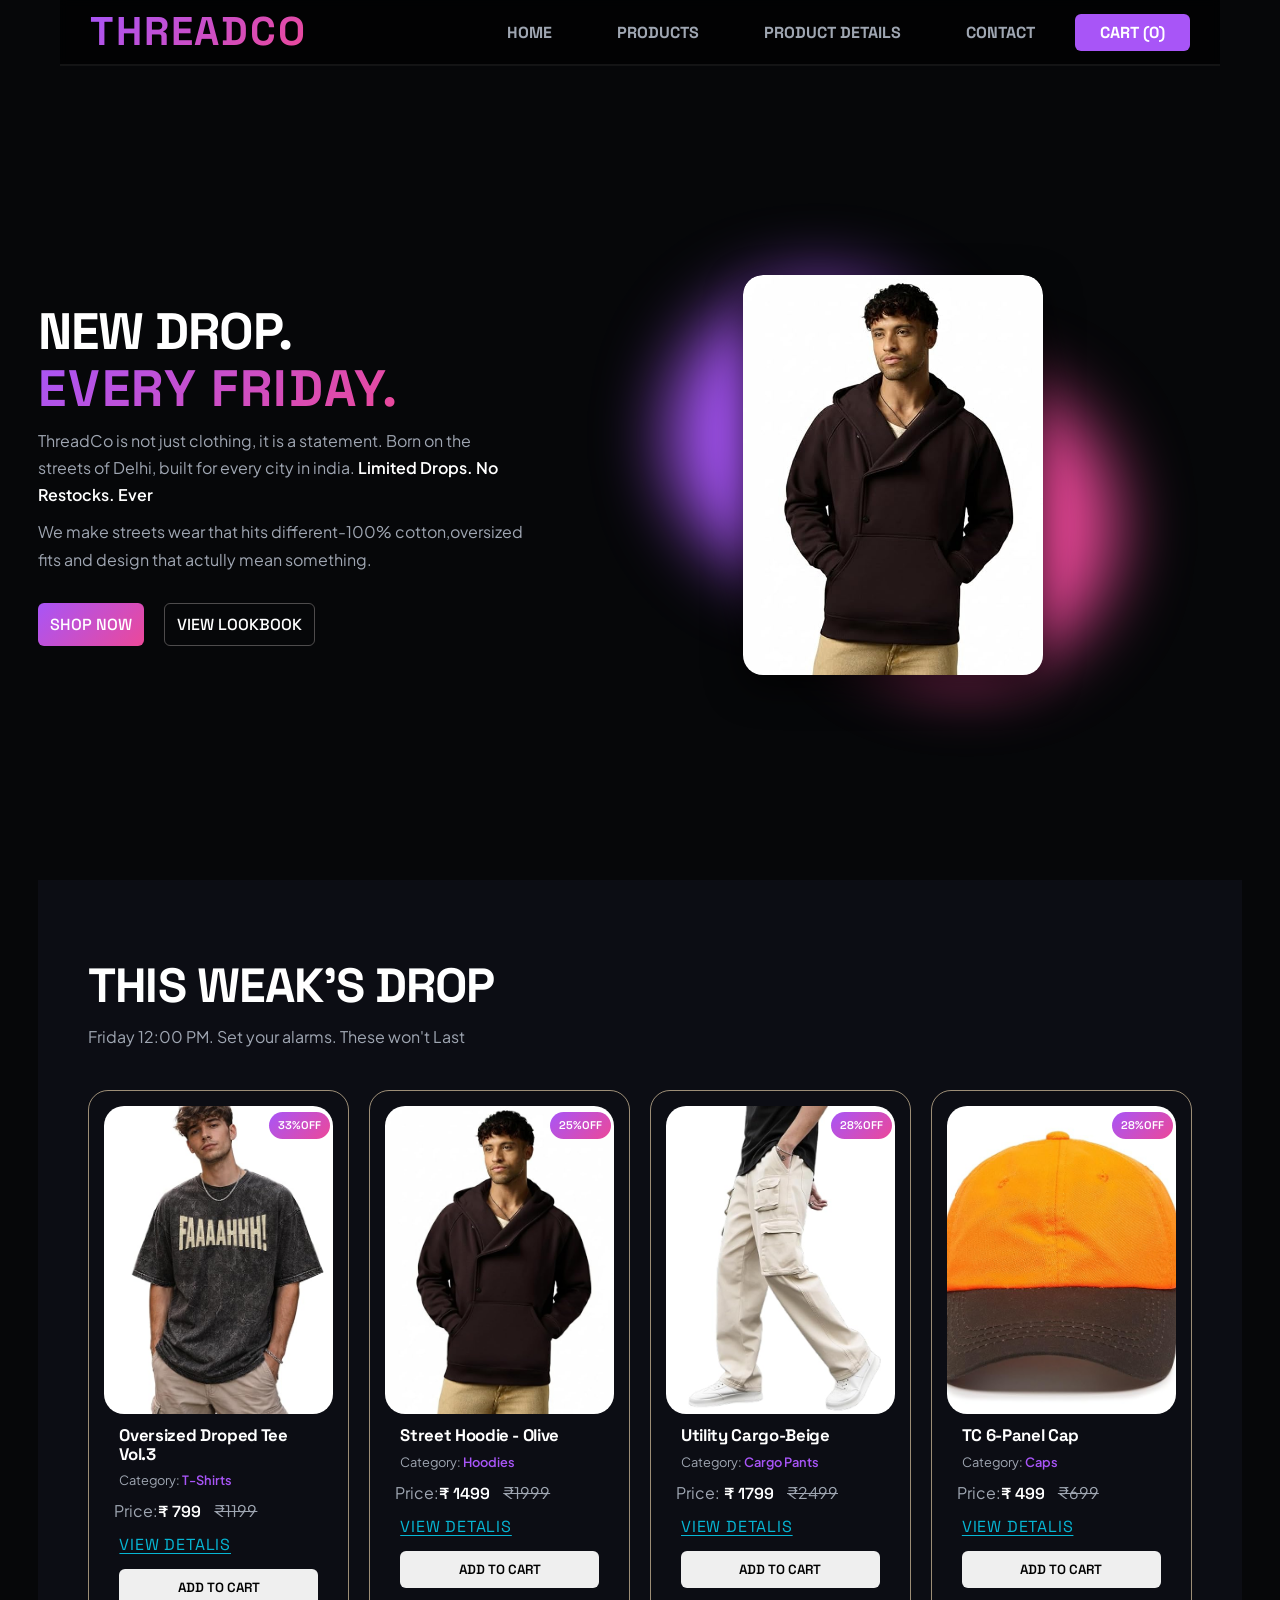
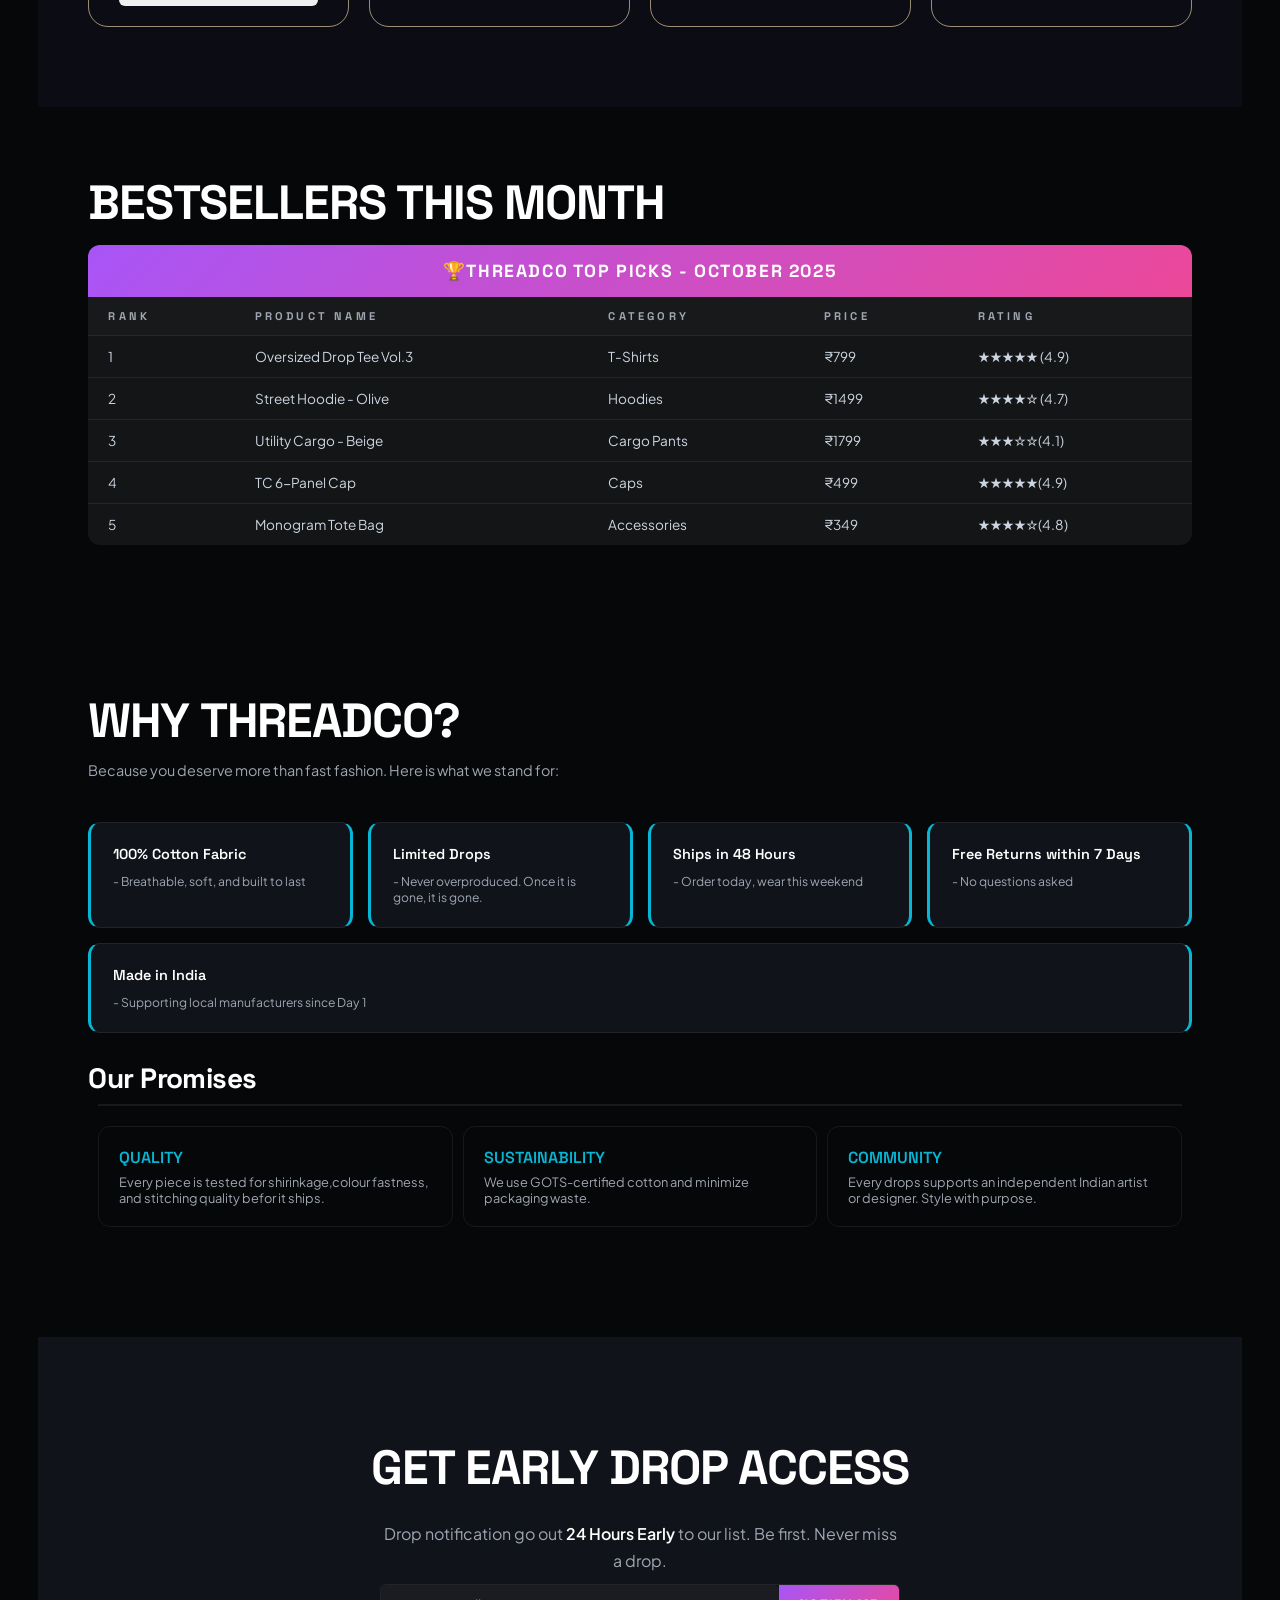
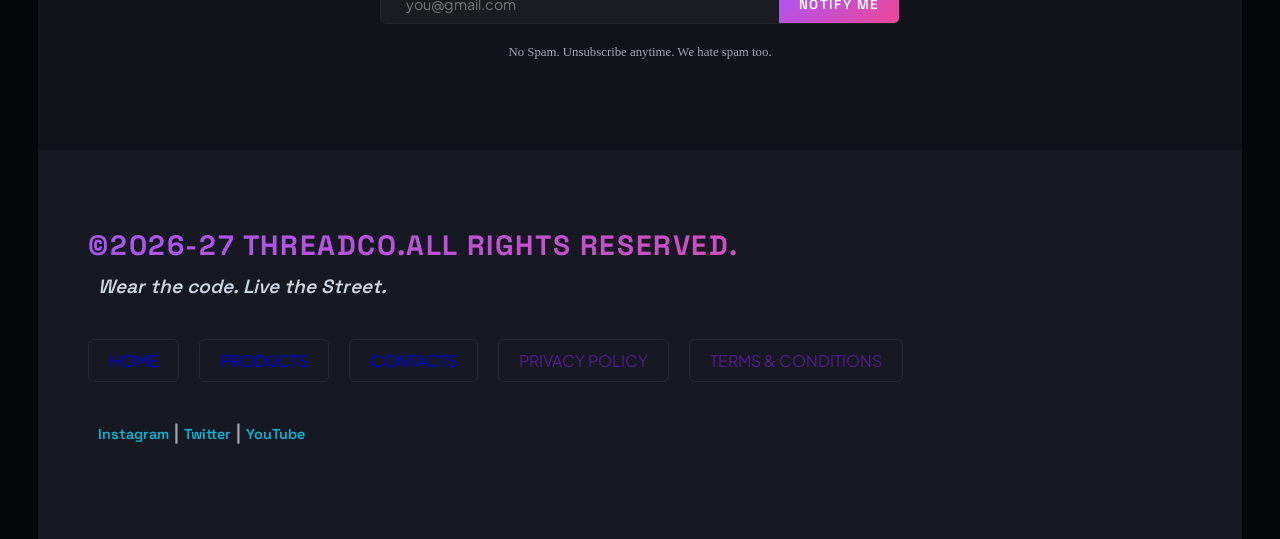
<file: index.html>
<!doctype html>
<html lang="en">

<head>
  <meta charset="UTF-8" />
  <meta name="viewport" content="width=device-width, initial-scale=1.0" />
  <title>Live Code-Wear the Code</title>
  <link rel="stylesheet" href="style.css" />
</head>

<body>
  <header>
    <h1>ThreadCo</h1>
    <!-- <p><em>Wear the code.Live the Street.</em></p> -->
    <nav>
      <ul>
        <li><a href="">Home</a></li>
        <li><a href="products.html">Products</a></li>
        <li><a href="productdetail.html">Product Details</a></li>
        <li><a href="contact.html">Contact</a></li>
        <li><a id="cart">Cart (0)</a></li>
      </ul>
    </nav>
  </header>

  <main>
    <section id="hero-section">
      <div class="left-hero">
        <h2>
          New Drop. <br />
          <span id="gradient-text">Every Friday.</span>
        </h2>
        <p>
          ThreadCo is not just clothing, it is a statement. Born on the
          streets of Delhi, built for every city in india.
          <strong>Limited Drops. No Restocks. Ever</strong>
        </p>

        <p>
          We make streets wear that hits different-100% cotton,oversized fits
          and design that actully mean something.
        </p>

        <div id="cta">
          <a class="btn1" href="">Shop Now</a>
          <a class="btn2" href="">View Lookbook</a>
        </div>
      </div>

      <div class="right-hero">
        <div class="glow orb1"></div>
        <div class="glow orb2"></div>
        <div class="right-hero-image">
           <img src="images/product 2.jpg" alt="" />
        </div>
       
      </div>
    </section>

    <section id="week-drop">
      <h2>This Weak's Drop</h2>
      <p>Friday 12:00 PM. Set your alarms. These won't Last</p>

      <div id="cards">
        <article>
          <figure>
            <img src="images/product 1.jpg" alt="oversized Faaaa Printed T-shirt" width="300" />
            <figcaption>Oversized Droped Tee Vol.3</figcaption>
          </figure>

          <h3>Oversized Droped Tee Vol.3</h3>
          <p>Category: <span>T-Shirts</span></p>
          <p>Price:<strong>&#8377; 799</strong> <s>&#8377;1199</s></p>
          <p><mark>33%OFF</mark></p>
          <a href="">View Detalis</a>
          <button type="submit">Add to Cart</button>
        </article>

        <article>
          <figure>
            <img src="images/product 2.jpg" alt="Street Hoodie - Olive" width="300" />
            <figcaption>Street Hoodie - Olive</figcaption>
          </figure>

          <h3>Street Hoodie - Olive</h3>
          <p>Category: <span>Hoodies</span></p>
          <p>Price:<strong>&#8377; 1499</strong> <s>&#8377;1999</s></p>
          <p><mark>25%OFF</mark></p>
          <a href="">View Detalis</a>
          <button type="submit">Add to Cart</button>
        </article>

        <article>
          <figure>
            <img src="images/product 3.jpg" alt="Utility Cargo - Beige" width="300" />
            <figcaption>Utility Cargo-Beige</figcaption>
          </figure>

          <h3>Utility Cargo-Beige</h3>
          <p>Category: <span>Cargo Pants</span></p>
          <p>Price:<strong> &#8377; 1799</strong> <s>&#8377;2499</s></p>
          <p><mark>28%OFF</mark></p>
          <a href="">View Detalis</a>
          <button type="submit">Add to Cart</button>
        </article>

        <article>
          <figure>
            <img src="images/product 4.jpg" alt="TC 6-Panel Cap" width="300" />
            <figcaption>TC 6-Panel Cap</figcaption>
          </figure>

          <h3>TC 6-Panel Cap</h3>
          <p>Category: <span>Caps</span></p>
          <p>Price:<strong>&#8377; 499</strong> <s>&#8377;699</s></p>
          <p><mark>28%OFF</mark></p>
          <a href="">View Detalis</a>
          <button type="submit">Add to Cart</button>
        </article>
      </div>
    </section>

    <section class="best-sellers" id="best-sellers-month">
      <h2>Bestsellers This Month</h2>
      
      <div class="best-sellers-scroll">
 <table>
        <tr>
          <th colspan="5">&#127942;ThreadCo Top Picks - October 2025</th>
        </tr>

        <tr>
          <th>Rank</th>
          <th>Product Name</th>
          <th>Category</th>
          <th>Price</th>
          <th>Rating</th>
        </tr>

        <tr>
          <td>1</td>
          <td>Oversized Drop Tee Vol.3</td>
          <td>T-Shirts</td>
          <td>&#8377;799</td>
          <td>&#9733;&#9733;&#9733;&#9733;&#9733; (4.9)</td>
        </tr>
        <tr>
          <td>2</td>
          <td>Street Hoodie - Olive</td>
          <td>Hoodies</td>
          <td>&#8377;1499</td>
          <td>&#9733;&#9733;&#9733;&#9733;&#9734; (4.7)</td>
        </tr>
        <tr>
          <td>3</td>
          <td>Utility Cargo - Beige</td>
          <td>Cargo Pants</td>
          <td>&#8377;1799</td>
          <td>&#9733;&#9733;&#9733;&#9734;&#9734;(4.1)</td>
        </tr>
        <tr>
          <td>4</td>
          <td>TC 6-Panel Cap</td>
          <td>Caps</td>
          <td>&#8377;499</td>
          <td>&#9733;&#9733;&#9733;&#9733;&#9733;(4.9)</td>
        </tr>
        <tr>
          <td>5</td>
          <td>Monogram Tote Bag</td>
          <td>Accessories</td>
          <td>&#8377;349</td>
          <td>&#9733;&#9733;&#9733;&#9733;&#9734;(4.8)</td>
        </tr>
      </table>
      </div>
     
    </section>

    <section id="why-threadco">
      <h2>Why ThreadCo?</h2>
      <p>
        Because you deserve more than fast fashion. Here is what we stand for:
      </p>
      <ul>
        <li>
          <strong>100% Cotton Fabric </strong>- Breathable, soft, and built to
          last
        </li>
        <li>
          <strong>Limited Drops </strong>- Never overproduced. Once it is
          gone, it is gone.
        </li>
        <li>
          <strong>Ships in 48 Hours</strong>- Order today, wear this weekend
        </li>
        <li>
          <strong>Free Returns within 7 Days </strong>- No questions asked
        </li>
        <li>
          <strong>Made in India</strong> - Supporting local manufacturers
          since Day 1
        </li>
      </ul>

      <h3>Our Promises</h3>

      <dl>

        <section>
          <dt>Quality</dt>
          <dd>
            Every piece is tested for shirinkage,colour fastness, and stitching
            quality befor it ships.
          </dd>
        </section>

        <section>
          <dt>Sustainability</dt>
          <dd>We use GOTS-certified cotton and minimize packaging waste.</dd>
        </section>

        <section>
          <dt>Community</dt>
          <dd>
            Every drops supports an independent Indian artist or designer. Style
            with purpose.
        </section>



        </dd>
      </div>
    </section>

    <section id="get-early">
      <h2>Get Early Drop Access</h2>
      <p>
        Drop notification go out <strong>24 Hours Early</strong> to our list.
        Be first. Never miss a drop.
      </p>

      <form action="">
        <label for="email">Your Email:</label>
        <input type="email" id="email" placeholder="you@gmail.com" required name="email" />
        <button type="submit">Notify Me</button>
      </form>

      <br />
      <small>No Spam. Unsubscribe anytime. We hate spam too.</small>
    </section>
  </main>

  <footer id="footer">
    <h3>&copy;2026-27 ThreadCo.All rights reserved.</h3>
    <p><em>Wear the code. Live the Street.</em></p>

    <nav>
      <ul>
        <li><a href="index.html">Home</a></li>
        <li><a href="products.html">Products</a></li>
        <li><a href="contact.html">Contacts</a></li>
        <li><a href="">Privacy Policy</a></li>
        <li><a href="">Terms &amp; Conditions</a></li>
      </ul>
    </nav>

    <p><a href="">Instagram</a> | <a href="">Twitter</a> | <a href="">YouTube</a></p>
  </footer>
</body>

</html>
</file>
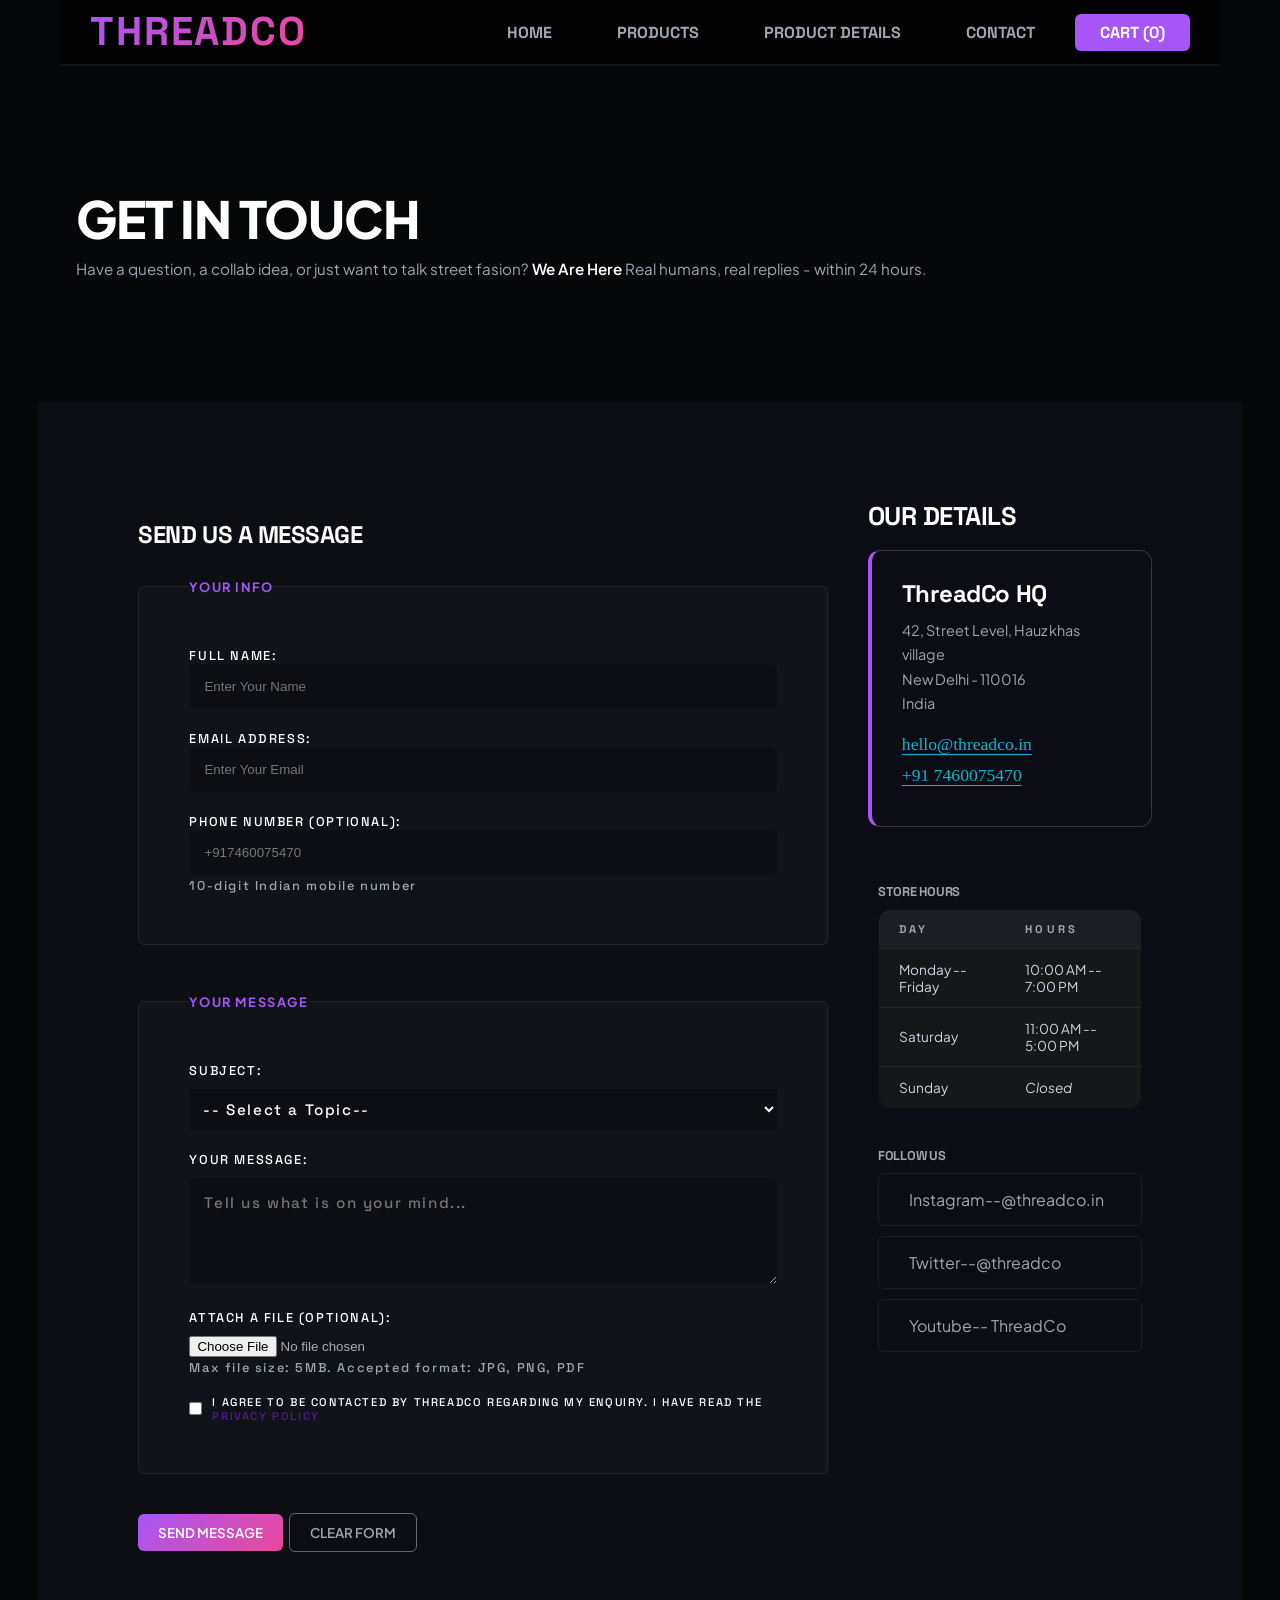
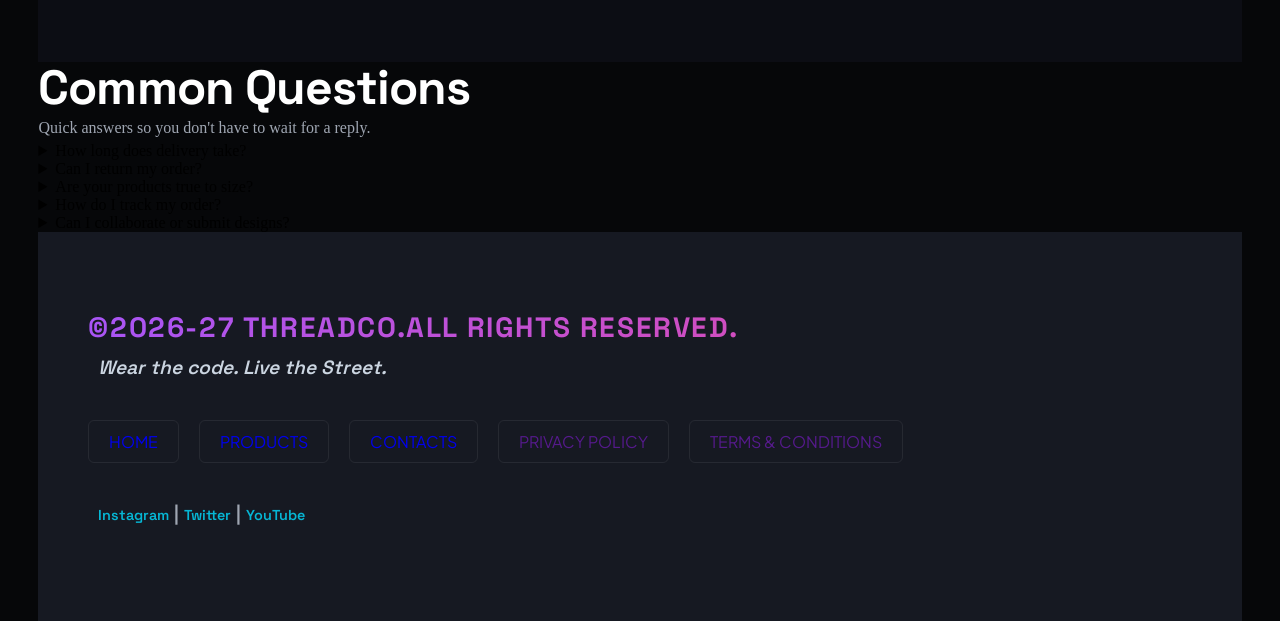
<file: contact.html>
<!doctype html>
<html lang="en">
  <head>
    <meta charset="UTF-8" />
    <meta name="viewport" content="width=device-width, initial-scale=1.0" />
    <title>Contact - ThreadCo</title>
    <link rel="stylesheet" href="style.css" />
  </head>

  <body>
    <header>
      <h1>ThreadCo</h1>
      <!-- <p><em>Wear the code.Live the Street.</em></p> -->
      <nav>
        <ul>
          <li><a href="index.html">Home</a></li>
          <li><a href="products.html">Products</a></li>
          <li><a href="productdetail.html">Product Details</a></li>
          <li><a href="contact.html">Contact</a></li>
          <li><a id="cart">Cart (0)</a></li>
        </ul>
      </nav>
    </header>

    <main>
      <section id="get-in-touch">
        <h2>Get In Touch</h2>
        <p>
          Have a question, a collab idea, or just want to talk street fasion?
          <strong> We Are Here</strong> Real humans, real replies - within 24
          hours.
        </p>
      </section>

      <div class="contact-layout">
        <section id="contact-form">
          <h2>Send Us a Message</h2>

          <form action="">
            <fieldset>
              <legend>Your Info</legend>

              <label for="name">Full Name:</label> <br />
              <input
                type="text"
                id="name"
                placeholder="Enter Your Name"
                required
              />
              <br /><br />
              <label for="email">Email Address:</label> <br />
              <input
                type="email"
                id="email"
                placeholder="Enter Your Email"
                required
              />
              <br /><br />
              <label for="phonenumber">Phone Number (optional):</label> <br />
              <input
                type="number"
                id="phonenumber"
                placeholder="+917460075470"
                min="0"
              />
              <br />
              <small>10-digit Indian mobile number</small>
            </fieldset>
            <br />

            <fieldset>
              <legend class="message">Your Message</legend>
              <label for="subject">Subject:</label><br />
              <select name="subject" id="subject">
                <option value="selecttopic">-- Select a Topic--</option>
                <option value="orderissue">Order Issue</option>
                <option value="refundreturn">Refund/Return</option>
                <option value="collaborationpartnership">
                  Collaboration/Partnership
                </option>
                <option value="wholeshaleenquiry">Wholeshale Enquiry</option>
                <option value="generalquery">General Query</option>
              </select>
              <br /><br />
              <label for="message">Your Message:</label><br />
              <textarea
                name="message"
                id="message"
                placeholder="Tell us what is on your mind..."
                rows="4"
                cols="40"
              ></textarea>
              <br /><br />
              <label for="file">Attach a File (optional):</label><br />
              <input type="file" />
              <br />
              <small>Max file size: 5MB. Accepted format: JPG, PNG, PDF</small>
              <br /><br />
              <div class="agreement">
                <input type="checkbox" name="agreement" id="agreement" />
                <label for="agreement"
                  >I agree to be contacted by ThreadCo regarding my enquiry. I
                  have read the <a href="">Privacy Policy</a>
                </label>
              </div>
            </fieldset>
          </form>
          <br />
          <button type="submit">Send Message</button>
          <button type="reset">Clear Form</button>
        </section>

        <section class="our-details">
          <h2>Our Details</h2>
          <div class="address">
            <address>
              <h3>ThreadCo HQ</h3>
              <p>42, Street Level, Hauz khas village</p>
              <p>New Delhi - 110016</p>
              <p>India</p>
              <br />
              <a href="">hello&commat;threadco.in</a> <br />
              <a href="">+91 7460075470</a>
            </address>
          </div>

          <br />
          <div class="store-time">
            <h3>Store Hours</h3>
            <table>
              <tr>
                <th>Day</th>
                <th>Hours</th>
              </tr>
              <tr>
                <td>Monday -- Friday</td>
                <td>10:00 AM -- 7:00 PM</td>
              </tr>
              <tr>
                <td>Saturday</td>
                <td>11:00 AM -- 5:00 PM</td>
              </tr>
              <tr>
                <td>Sunday</td>
                <td><em>Closed</em></td>
              </tr>
            </table>

            <h3>Follow Us</h3>
            <ul>
              <li><a href="">Instagram--@threadco.in</a></li>
              <li><a href="">Twitter--@threadco</a></li>
              <li><a href="">Youtube-- ThreadCo</a></li>
            </ul>
          </div>
        </section>
      </div>

      <section>
        <h2>Common Questions</h2>
        <p>Quick answers so you don't have to wait for a reply.</p>

        <details>
          <summary>How long does delivery take?</summary>
          <p>
            We ship within <strong>48 hours</strong> of order confirmation.
            Standard delivery takes <strong>3—5 business days</strong> across
            India. Express delivery (1—2 days) is available at checkout for
            select pin codes.
          </p>
        </details>

        <details>
          <summary>Can I return my order?</summary>
          <p>
            Yes! We offer <strong>free returns within 7 days</strong> of
            delivery. The item must be unworn, unwashed, and in its original
            packaging with all tags attached. Initiate your return from the
            Orders section of your account.
          </p>
        </details>

        <details>
          <summary>Are your products true to size?</summary>
          <p>
            ThreadCo tees and hoodies are <strong>oversized by design</strong>.
            If you prefer a more fitted look, we recommend sizing down. Check
            the <a href="">Size Guide</a> on any product page for exact
            measurements.
          </p>
        </details>

        <details>
          <summary>How do I track my order?</summary>
          <p>
            Once your order ships, you will receive a tracking link via SMS and
            email. You can also track your order by entering your order ID on
            our <a href="">Order Tracking page</a>.
          </p>
        </details>

        <details>
          <summary>Can I collaborate or submit designs?</summary>
          <p>
            Absolutely. ThreadCo works with independent Indian artists on every
            drop. If you have a design concept or want to collab, reach out via
            the form above and select
            <strong>“Collaboration / Partnership”</strong> as the subject. We
            read every single message.
          </p>
        </details>
      </section>
    </main>

    <footer id="footer">
      <h3>&copy;2026-27 ThreadCo.All rights reserved.</h3>
      <p><em>Wear the code. Live the Street.</em></p>

      <nav>
        <ul>
          <li><a href="index.html">Home</a></li>
          <li><a href="products.html">Products</a></li>
          <li><a href="contact.html">Contacts</a></li>
          <li><a href="">Privacy Policy</a></li>
          <li><a href="">Terms &amp; Conditions</a></li>
        </ul>
      </nav>

      <p>
        <a href="">Instagram</a> | <a href="">Twitter</a> |
        <a href="">YouTube</a>
      </p>
    </footer>
  </body>
</html>
</file>
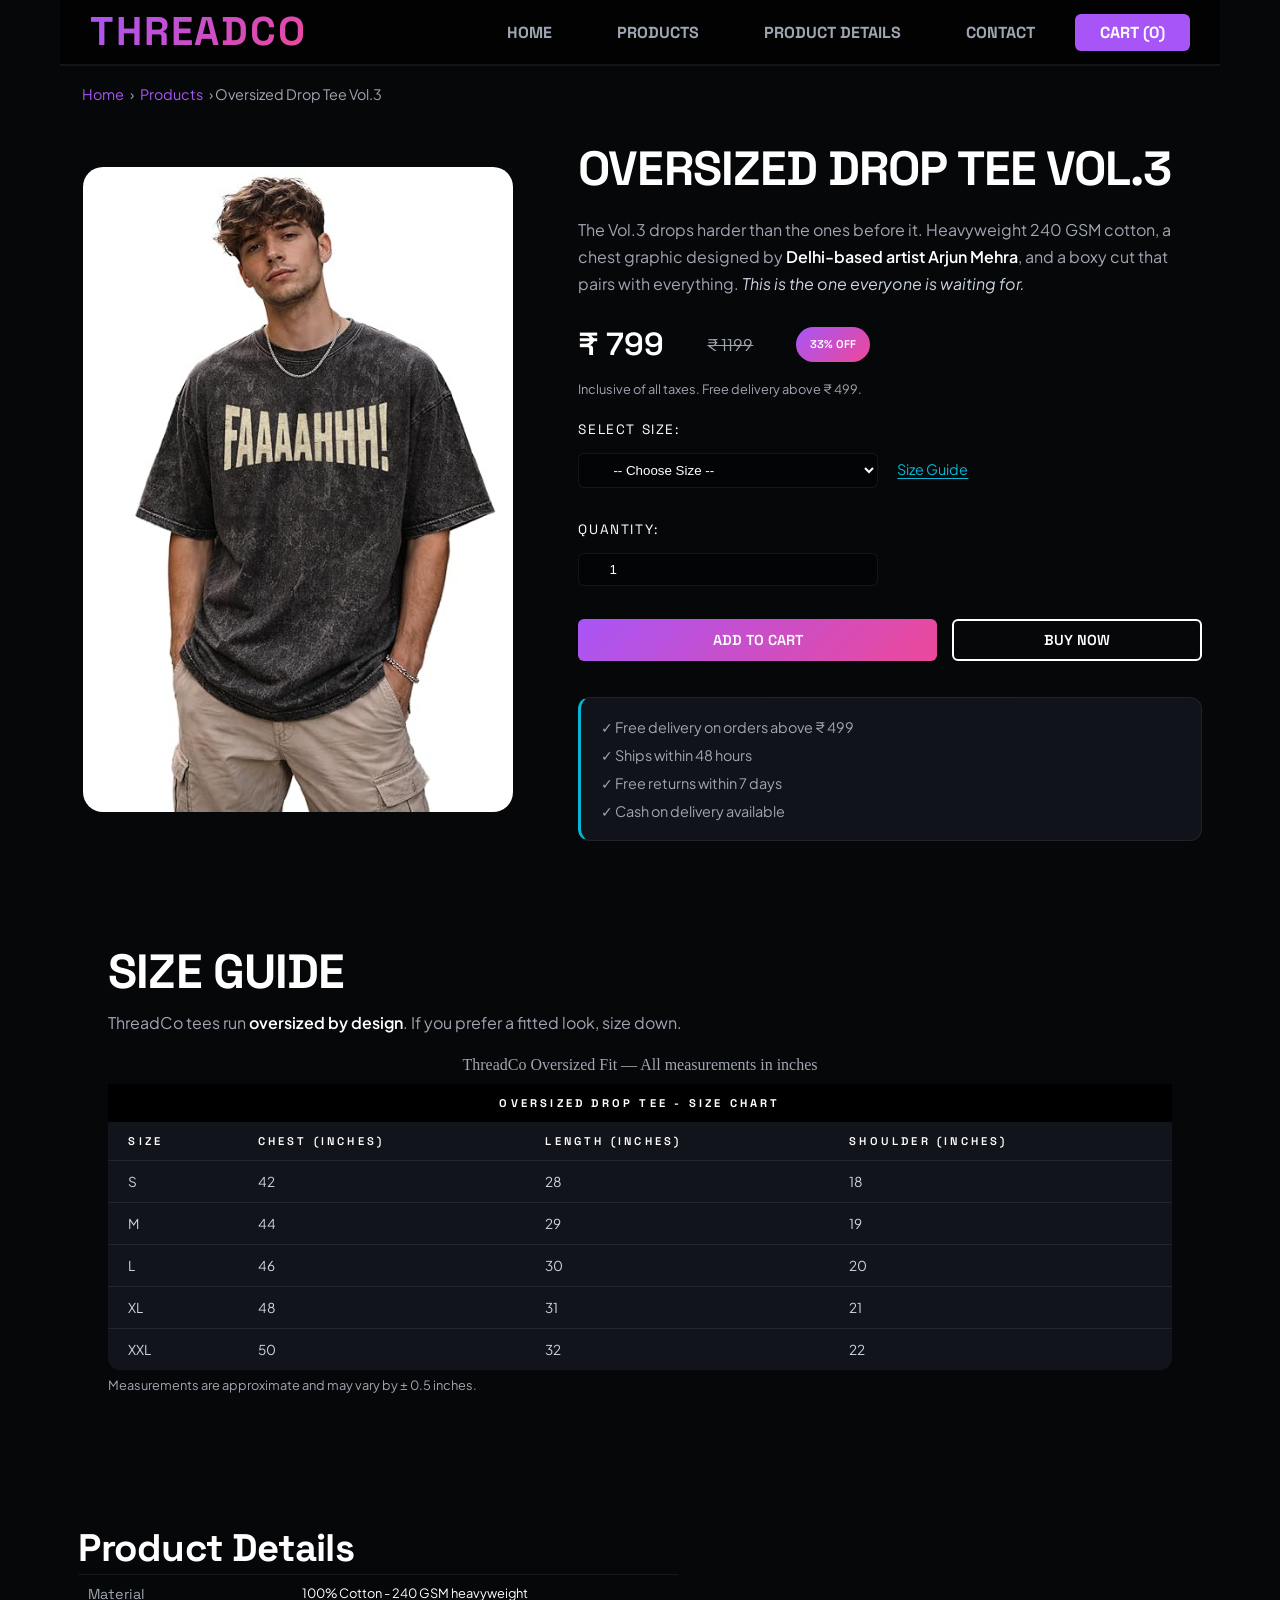
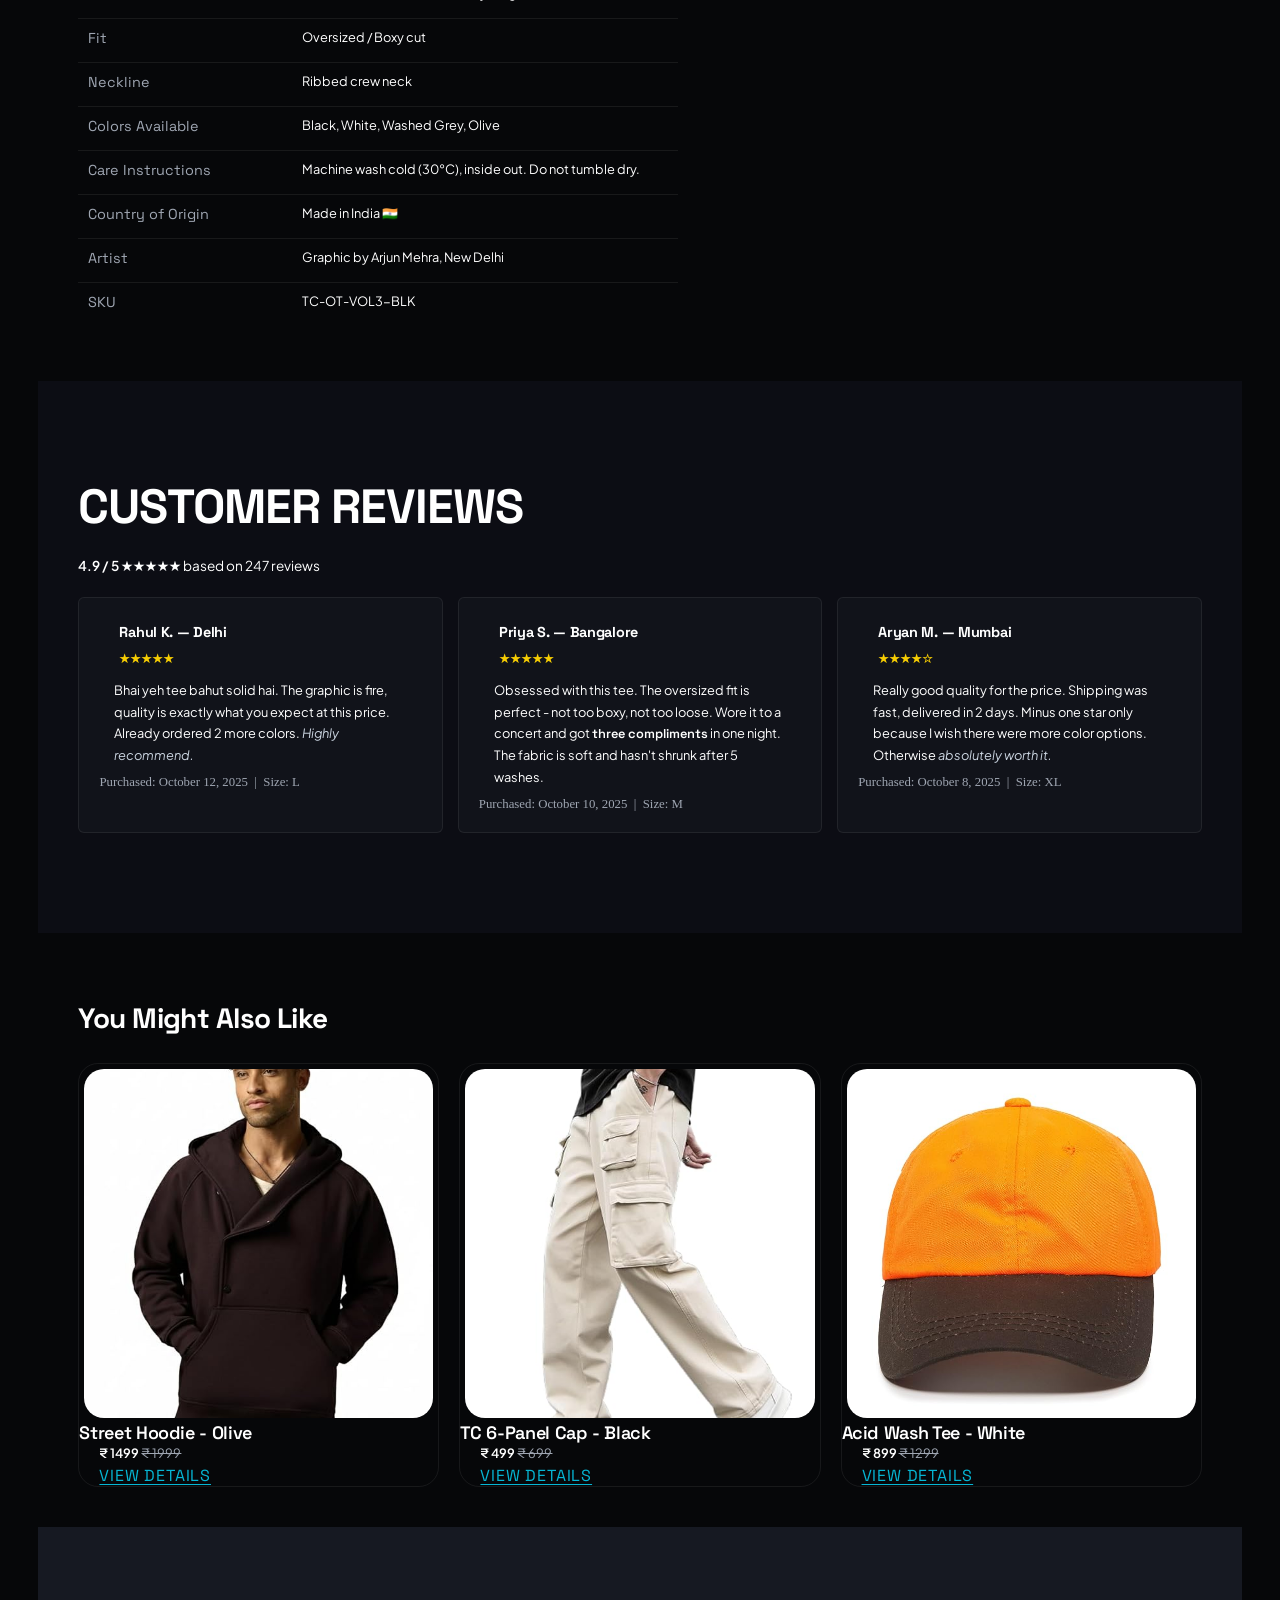
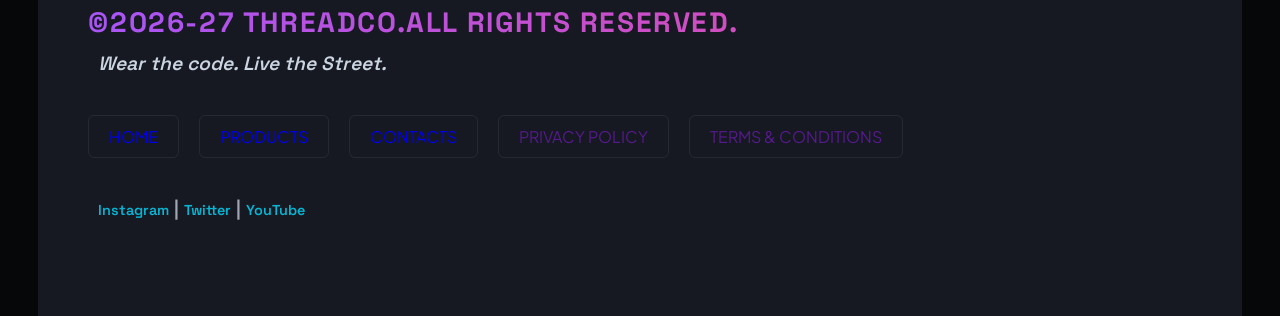
<file: productdetail.html>
<!DOCTYPE html>
<html lang="en">

<head>
    <meta charset="UTF-8">
    <meta name="viewport" content="width=device-width, initial-scale=1.0">
    <title>Product Details- ThreadCo</title>
    <link rel="stylesheet" href="style.css">
</head>

<body>
  <header>
    <h1>ThreadCo</h1>
    <!-- <p><em>Wear the code.Live the Street.</em></p> -->
    <nav>
      <ul>
        <li><a href="index.html">Home</a></li>
        <li><a href="products.html">Products</a></li>
        <li><a href="productdetail.html">Product Details</a></li>
        <li><a href="contact.html">Contact</a></li>
        <li><a id="cart">Cart (0)</a></li>
      </ul>
    </nav>
  </header>

    <main>
        <nav aria-label="breadcrumb">
            <a href="index.html">Home</a>
            &rsaquo;
            <a href="products.html">Products</a>
            &rsaquo;
            Oversized Drop Tee Vol.3
        </nav>

        <section id="product-detail">
            <figure>
                <div class="product-detail-image">
                      <img src="images/product 1.jpg" alt="ThreadCo Oversized Drop Tee Vol.3 - front view, black colorway">
                </div>
              
                <figcaption>Oversized Drop Tee Vol.3 - Black Colorway</figcaption>
            </figure>

            <div class="product-detail-left">
                <h2>Oversized Drop Tee Vol.3</h2>
                <p>
                    The Vol.3 drops harder than the ones before it. Heavyweight 240 GSM cotton,
                    a chest graphic designed by <strong>Delhi-based artist Arjun Mehra</strong>,
                    and a boxy cut that pairs with everything.
                    <em>This is the one everyone is waiting for.</em>
                </p>

                <p>
                    <strong>&#8377; 799</strong>
                    &nbsp;
                    <s>&#8377; 1199</s>
                    &nbsp;
                    <mark>33% OFF</mark>
                </p>

                <p><small>Inclusive of all taxes. Free delivery above &#8377; 499.</small></p>

                <label for="size-select">Select Size:</label>
                <select id="size-select" name="size">
                    <option value="">-- Choose Size --</option>
                    <option value="S">S</option>
                    <option value="M">M</option>
                    <option value="L">L</option>
                    <option value="XL">XL</option>
                    <option value="XXL">XXL</option>
                </select>
                <a href="#size-chart">Size Guide</a>

                <br><br>

                <label for="quantity">Quantity:</label>
                <input type="number" id="quantity" name="quantity" value="1" min="1" max="10">

                <br><br>

                <div class="product-detail-btns">
                    <button type="button">Add to Cart</button>
                    <button type="button">Buy Now</button>
                </div>

                <br><br>

                <ul>
                    <li>&#10003; Free delivery on orders above &#8377; 499</li>
                    <li>&#10003; Ships within 48 hours</li>
                    <li>&#10003; Free returns within 7 days</li>
                    <li>&#10003; Cash on delivery available</li>
                </ul>
            </div>
        </section>


        <section id="size-chart" class="best-sellers">
            <h2>Size Guide</h2>
            <p>ThreadCo tees run <strong>oversized by design</strong>. If you prefer a fitted look, size down.</p>

              <div class="best-sellers-scroll">
            <table>
                <caption>ThreadCo Oversized Fit &mdash; All measurements in inches</caption>
                <tr>
                    <th colspan="4">Oversized Drop Tee - Size Chart</th>
                </tr>
                <tr>
                    <th>Size</th>
                    <th>Chest (inches)</th>
                    <th>Length (inches)</th>
                    <th>Shoulder (inches)</th>
                </tr>
                <tr>
                    <td>S</td>
                    <td>42</td>
                    <td>28</td>
                    <td>18</td>
                </tr>
                <tr>
                    <td>M</td>
                    <td>44</td>
                    <td>29</td>
                    <td>19</td>
                </tr>
                <tr>
                    <td>L</td>
                    <td>46</td>
                    <td>30</td>
                    <td>20</td>
                </tr>
                <tr>
                    <td>XL</td>
                    <td>48</td>
                    <td>31</td>
                    <td>21</td>
                </tr>
                <tr>
                    <td>XXL</td>
                    <td>50</td>
                    <td>32</td>
                    <td>22</td>
                </tr>
            </table>
              </div>


            <p><small>Measurements are approximate and may vary by &#177; 0.5 inches.</small></p>
        </section>

        <section id="product-details">
            <h2>Product Details</h2>
            <dl>
                <div>
                    <dt>Material</dt>
                    <dd>100% Cotton - 240 GSM heavyweight</dd>
                </div>

                <div>
                    <dt>Fit</dt>
                    <dd>Oversized / Boxy cut</dd>
                </div>

                <div>
                    <dt>Neckline</dt>
                    <dd>Ribbed crew neck</dd>
                </div>

                <div>
                    <dt>Colors Available</dt>
                    <dd>Black, White, Washed Grey, Olive</dd>
                </div>

                <div>
                    <dt>Care Instructions</dt>
                    <dd>Machine wash cold (30&deg;C), inside out. Do not tumble dry.</dd>
                </div>

                <div>
                    <dt>Country of Origin</dt>
                    <dd>Made in India &#127470;&#127475;</dd>
                </div>

                <div>
                    <dt>Artist</dt>
                    <dd>Graphic by Arjun Mehra, New Delhi</dd>
                </div>

                <div>
                    <dt>SKU</dt>
                    <dd>TC-OT-VOL3-BLK</dd>
                </div>
            </dl>
        </section>

        <section class="customer-reviews">
            <h2>Customer Reviews</h2>
            <p>
                <strong>4.9 / 5</strong>
                &#9733;&#9733;&#9733;&#9733;&#9733;
                based on 247 reviews
            </p>

            <div class="customer-reviews-details">
                <article>
                    <h3>Rahul K. &mdash; Delhi</h3>
                    <p>&#9733;&#9733;&#9733;&#9733;&#9733;</p>
                    <p>
                        Bhai yeh tee bahut solid hai. The graphic is fire, quality is exactly what
                        you expect at this price. Already ordered 2 more colors.
                        <em>Highly recommend.</em>
                    </p>
                    <small>Purchased: October 12, 2025 &nbsp;|&nbsp; Size: L</small>
                </article>

                <article>
                    <h3>Priya S. &mdash; Bangalore</h3>
                    <p>&#9733;&#9733;&#9733;&#9733;&#9733;</p>
                    <p>
                        Obsessed with this tee. The oversized fit is perfect - not too boxy,
                        not too loose. Wore it to a concert and got <strong>three compliments</strong> in one night.
                        The fabric is soft and hasn't shrunk after 5 washes.
                    </p>
                    <small>Purchased: October 10, 2025 &nbsp;|&nbsp; Size: M</small>
                </article>

                <article>
                    <h3>Aryan M. &mdash; Mumbai</h3>
                    <p>&#9733;&#9733;&#9733;&#9733;&#9734;</p>
                    <p>
                        Really good quality for the price. Shipping was fast, delivered in 2 days.
                        Minus one star only because I wish there were more color options.
                        Otherwise <em>absolutely worth it.</em>
                    </p>
                    <small>Purchased: October 8, 2025 &nbsp;|&nbsp; Size: XL</small>
                </article>
            </div>

        </section>

        <section class="might-also-like">
            <h3>You Might Also Like</h3>

            <div class="also-like-items">
                <article>
                    <figure>
                        <img src="images/product 2.jpg" alt="ThreadCo Street Hoodie in Olive">
                        <figcaption>Street Hoodie - Olive</figcaption>
                    </figure>
                    <h4>Street Hoodie - Olive</h4>
                    <p><strong>&#8377; 1499</strong> <s>&#8377; 1999</s></p>
                    <a href="product.html">View Details</a>
                </article>

                <article>
                    <figure>
                        <img src="images/product 3.jpg" alt="ThreadCo TC 6-Panel Cap in Black">
                        <figcaption>TC 6-Panel Cap - Black</figcaption>
                    </figure>
                    <h4>TC 6-Panel Cap - Black</h4>
                    <p><strong>&#8377; 499</strong> <s>&#8377; 699</s></p>
                    <a href="product.html">View Details</a>
                </article>

                <article>
                    <figure>
                        <img src="images/product 4.jpg" alt="ThreadCo Acid Wash Tee in White">
                        <figcaption>Acid Wash Tee - White</figcaption>
                    </figure>
                    <h4>Acid Wash Tee - White</h4>
                    <p><strong>&#8377; 899</strong> <s>&#8377; 1299</s></p>
                    <a href="product.html">View Details</a>
                </article>
            </div>
        </section>
    </main>


  <footer id="footer">
    <h3>&copy;2026-27 ThreadCo.All rights reserved.</h3>
    <p><em>Wear the code. Live the Street.</em></p>

    <nav>
      <ul>
        <li><a href="index.html">Home</a></li>
        <li><a href="products.html">Products</a></li>
        <li><a href="contact.html">Contacts</a></li>
        <li><a href="">Privacy Policy</a></li>
        <li><a href="">Terms &amp; Conditions</a></li>
      </ul>
    </nav>

    <p><a href="">Instagram</a> | <a href="">Twitter</a> | <a href="">YouTube</a></p>
  </footer>

</body>

</html>
</file>
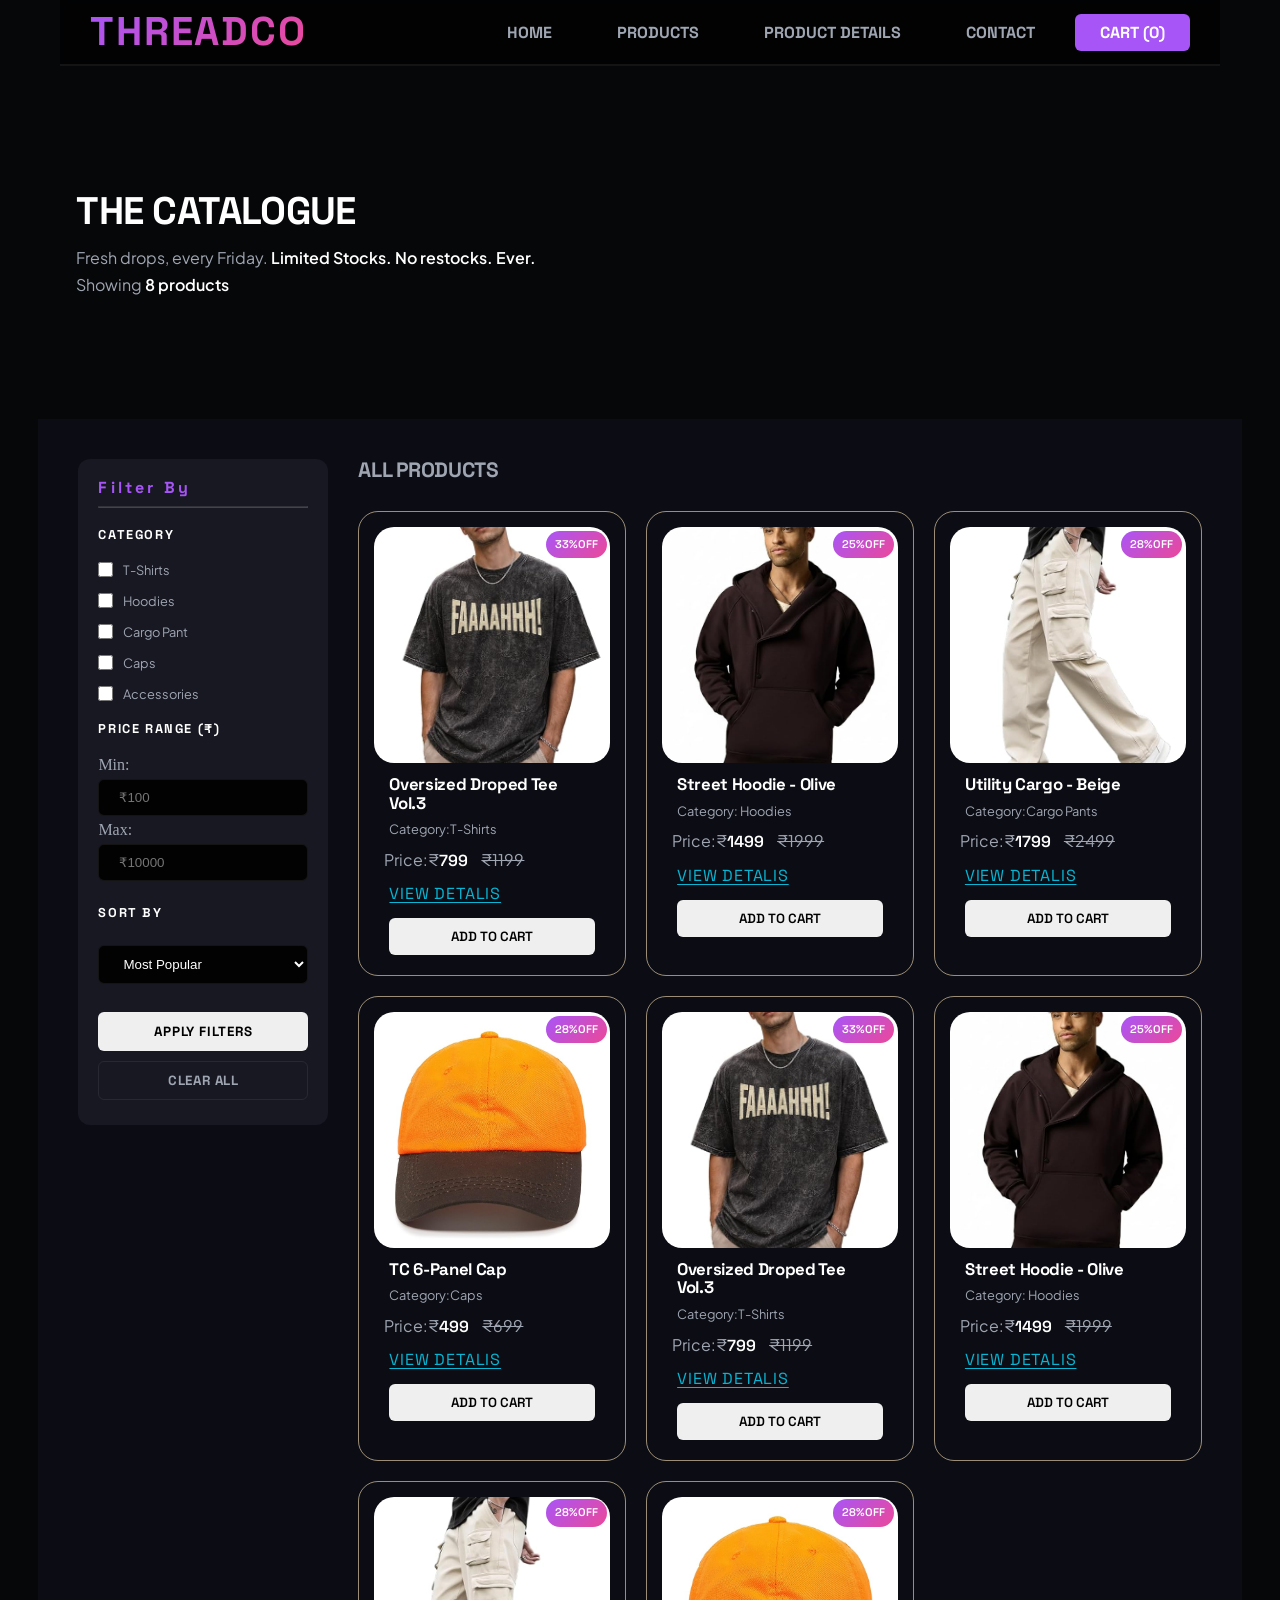
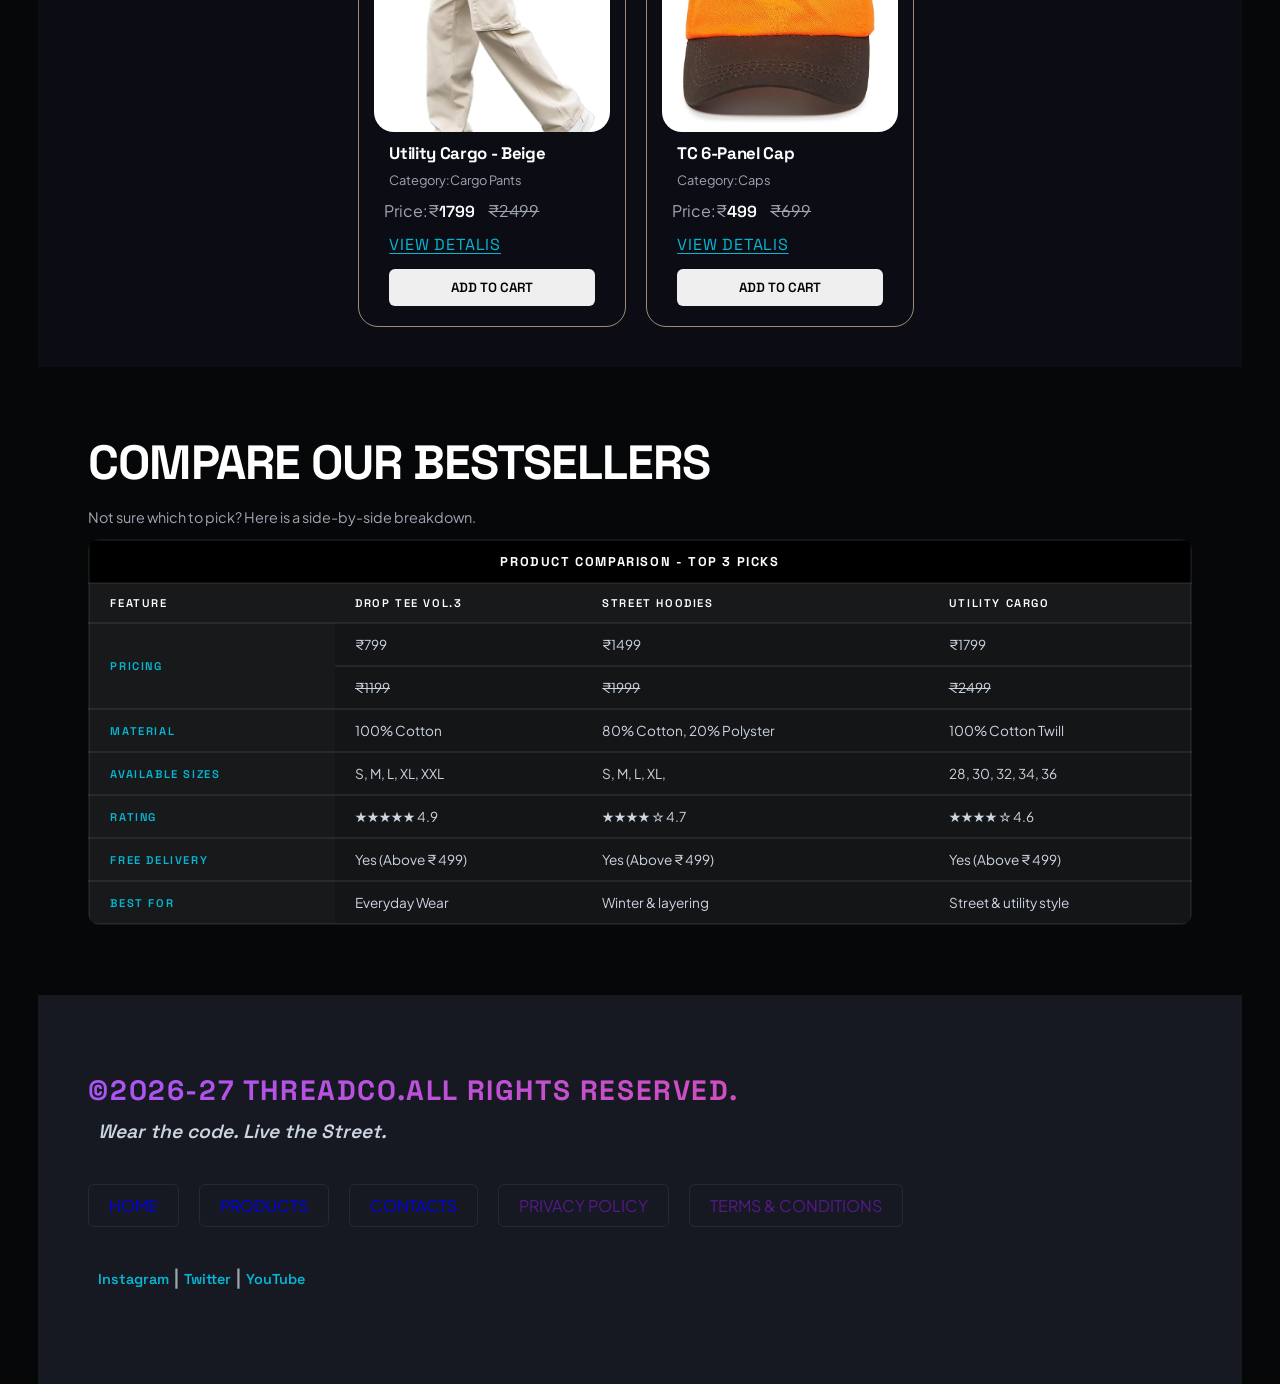
<file: products.html>
<!doctype html>
<html lang="en">
  <head>
    <meta charset="UTF-8" />
    <meta name="viewport" content="width=device-width, initial-scale=1.0" />
    <title>ThreadCo - The Catalogue</title>
    <link rel="stylesheet" href="style.css" />
  </head>

  <body>
    <header>
      <h1>ThreadCo</h1>
      <!-- <p><em>Wear the code.Live the Street.</em></p> -->
      <nav>
        <ul>
          <li><a href="index.html">Home</a></li>
          <li><a href="products.html">Products</a></li>
          <li><a href="productdetail.html">Product Details</a></li>
          <li><a href="contact.html">Contact</a></li>
          <li><a id="cart">Cart (0)</a></li>
        </ul>
      </nav>
    </header>

    <main>
      <section id="catalogue">
        <h2>The Catalogue</h2>
        <p>
          Fresh drops, every Friday.
          <strong>Limited Stocks. No restocks. Ever.</strong>
        </p>
        <p>Showing <strong>8 products</strong></p>
      </section>

      <div class="product-layout">
        <section id="sidebar">
          <h2>Filter By</h2>
          <hr />
          <h3>Category</h3>

          <ul>
            <li>
              <input type="checkbox" name="tshirts" id="tshirts" />
              <label for="tshirts">T-Shirts</label>
            </li>

            <li>
              <input type="checkbox" name="hoodies" id="hoodies" />
              <label for="hoodies">Hoodies</label>
            </li>

            <li>
              <input type="checkbox" name="cargopants" id="cargopants" />
              <label for="cargopants">Cargo Pant</label>
            </li>

            <li>
              <input type="checkbox" name="caps" id="caps" />
              <label for="caps">Caps</label>
            </li>

            <li>
              <input type="checkbox" name="accessories" id="accessories" />
              <label for="accessories">Accessories</label>
            </li>
          </ul>

          <h3>Price Range (&#8377;)</h3>

          <label for="min">Min:</label> <br />
          <input type="number" id="min" placeholder="&#8377;100" min="100" />
          <br />
          <label for="max">Max:</label> <br />
          <input
            type="number"
            id="max"
            placeholder="&#8377;10000"
            max="10000"
            min="0"
          />

          <h3>Sort By</h3>
          <select name="sortby" id="sortby">
            <option value="mostpopular">Most Popular</option>
            <option value="lowtohigh">Price:Low To High</option>
            <option value="hightolow">Price:High To Low</option>
            <option value="newestfirst">Newest First</option>
          </select>
          <br /><br />
          <button type="submit">Apply Filters</button>
          <button type="submit">Clear All</button>
        </section>

        <section id="products">
          <h2>All Products</h2>

          <div class="grid">
            <article>
              <figure>
                <img
                  src="images/product 1.jpg"
                  alt="oversized Faaaa Printed T-shirt"
                  width="300"
                />
                <figcaption>Oversized Droped Tee Vol.3</figcaption>
              </figure>

              <h3>Oversized Droped Tee Vol.3</h3>
              <p>Category:T-Shirts</p>
              <p>Price:&#8377;<strong>799</strong> <s>&#8377;1199</s></p>
              <p><mark>33%OFF</mark></p>
              <a href="">View Detalis</a>
              <button type="submit">Add to Cart</button>
            </article>

            <article>
              <figure>
                <img
                  src="images/product 2.jpg"
                  alt="Street Hoodie - Olive"
                  width="300"
                />
                <figcaption>Street Hoodie - Olive</figcaption>
              </figure>

              <h3>Street Hoodie - Olive</h3>
              <p>Category: Hoodies</p>
              <p>Price:&#8377;<strong>1499</strong> <s>&#8377;1999</s></p>
              <p><mark>25%OFF</mark></p>
              <a href="">View Detalis</a>
              <button type="submit">Add to Cart</button>
            </article>

            <article>
              <figure>
                <img
                  src="images/product 3.jpg"
                  alt="Utility Cargo - Beige"
                  width="300"
                />
                <figcaption>Utility Cargo - Beige</figcaption>
              </figure>

              <h3>Utility Cargo - Beige</h3>
              <p>Category:Cargo Pants</p>
              <p>Price:&#8377;<strong>1799</strong> <s>&#8377;2499</s></p>
              <p><mark>28%OFF</mark></p>
              <a href="">View Detalis</a>
              <button type="submit">Add to Cart</button>
            </article>

            <article>
              <figure>
                <img
                  src="images/product 4.jpg"
                  alt="TC 6-Panel Cap"
                  width="300"
                />
                <figcaption>TC 6-Panel Cap</figcaption>
              </figure>

              <h3>TC 6-Panel Cap</h3>
              <p>Category:Caps</p>
              <p>Price:&#8377;<strong>499</strong> <s>&#8377;699</s></p>
              <p><mark>28%OFF</mark></p>
              <a href="">View Detalis</a>
              <button type="submit">Add to Cart</button>
            </article>

            <article>
              <figure>
                <img
                  src="images/product 1.jpg"
                  alt="oversized Faaaa Printed T-shirt"
                  width="300"
                />
                <figcaption>Oversized Droped Tee Vol.3</figcaption>
              </figure>

              <h3>Oversized Droped Tee Vol.3</h3>
              <p>Category:T-Shirts</p>
              <p>Price:&#8377;<strong>799</strong> <s>&#8377;1199</s></p>
              <p><mark>33%OFF</mark></p>
              <a href="">View Detalis</a>
              <button type="submit">Add to Cart</button>
            </article>

            <article>
              <figure>
                <img
                  src="images/product 2.jpg"
                  alt="Street Hoodie - Olive"
                  width="300"
                />
                <figcaption>Street Hoodie - Olive</figcaption>
              </figure>

              <h3>Street Hoodie - Olive</h3>
              <p>Category: Hoodies</p>
              <p>Price:&#8377;<strong>1499</strong> <s>&#8377;1999</s></p>
              <p><mark>25%OFF</mark></p>
              <a href="">View Detalis</a>
              <button type="submit">Add to Cart</button>
            </article>

            <article>
              <figure>
                <img
                  src="images/product 3.jpg"
                  alt="Utility Cargo - Beige"
                  width="300"
                />
                <figcaption>Utility Cargo - Beige</figcaption>
              </figure>

              <h3>Utility Cargo - Beige</h3>
              <p>Category:Cargo Pants</p>
              <p>Price:&#8377;<strong>1799</strong> <s>&#8377;2499</s></p>
              <p><mark>28%OFF</mark></p>
              <a href="">View Detalis</a>
              <button type="submit">Add to Cart</button>
            </article>

            <article>
              <figure>
                <img
                  src="images/product 4.jpg"
                  alt="TC 6-Panel Cap"
                  width="300"
                />
                <figcaption>TC 6-Panel Cap</figcaption>
              </figure>

              <h3>TC 6-Panel Cap</h3>
              <p>Category:Caps</p>
              <p>Price:&#8377;<strong>499</strong> <s>&#8377;699</s></p>
              <p><mark>28%OFF</mark></p>
              <a href="">View Detalis</a>
              <button type="submit">Add to Cart</button>
            </article>
          </div>
        </section>
      </div>

      <section class="best-sellers compare-best-sellers">
        <h2>Compare Our Bestsellers</h2>
        <p>Not sure which to pick? Here is a side-by-side breakdown.</p>

          <div class="best-sellers-scroll">
                    <table>
          <tr>
            <th colspan="4">Product Comparison - Top 3 Picks</th>
          </tr>

          <tr>
            <th>Feature</th>
            <th>Drop Tee Vol.3</th>
            <th>Street Hoodies</th>
            <th>Utility Cargo</th>
          </tr>

          <tr>
            <th rowspan="2">Pricing</th>
            <td>&#8377;799</td>
            <td>&#8377;1499</td>
            <td>&#8377;1799</td>
          </tr>

          <tr>
            <td><s>&#8377;1199</s></td>
            <td><s>&#8377;1999</s></td>
            <td><s>&#8377;2499</s></td>
          </tr>

          <tr>
            <th>Material</th>
            <td>100% Cotton</td>
            <td>80% Cotton, 20% Polyster</td>
            <td>100% Cotton Twill</td>
          </tr>

          <tr>
            <th>Available Sizes</th>
            <td>S, M, L, XL, XXL</td>
            <td>S, M, L, XL,</td>
            <td>28, 30, 32, 34, 36</td>
          </tr>

          <tr>
            <th>Rating</th>
            <td>&#9733;&#9733;&#9733;&#9733;&#9733; 4.9</td>
            <td>&#9733;&#9733;&#9733;&#9733; &#9734; 4.7</td>
            <td>&#9733;&#9733;&#9733;&#9733; &#9734; 4.6</td>
          </tr>

          <tr>
            <th>Free Delivery</th>
            <td>Yes (Above &#8377; 499)</td>
            <td>Yes (Above &#8377; 499)</td>
            <td>Yes (Above &#8377; 499)</td>
          </tr>

          <tr>
            <th>Best For</th>
            <td>Everyday Wear</td>
            <td>Winter &amp; layering</td>
            <td>Street &amp; utility style</td>
          </tr>
        </table>
          </div>

      </section>
    </main>

    <footer id="footer">
      <h3>&copy;2026-27 ThreadCo.All rights reserved.</h3>
      <p><em>Wear the code. Live the Street.</em></p>

      <nav>
        <ul>
          <li><a href="index.html">Home</a></li>
          <li><a href="products.html">Products</a></li>
          <li><a href="contact.html">Contacts</a></li>
          <li><a href="">Privacy Policy</a></li>
          <li><a href="">Terms &amp; Conditions</a></li>
        </ul>
      </nav>

      <p>
        <a href="">Instagram</a> | <a href="">Twitter</a> |
        <a href="">YouTube</a>
      </p>
    </footer>
  </body>
</html>
</file>
<file: style.css>
@import url("https://fonts.googleapis.com/css2?family=Plus+Jakarta+Sans:wght@300;400;500;600;700;800&family=Space+Grotesk:wght@400;500;600;700;800&display=swap");

* {
  padding: 0px;
  margin: 0px;
  box-sizing: border-box;
}

:root {
  /* Brand Theme Colors */
  --color-primary: #a855f7;
  --color-primary-glow: rgba(168, 85, 247, 0.25);
  --color-secondary: #ec4899;
  --color-secondary-glow: rgba(236, 72, 153, 0.25);
  --color-accent: #06b6d4;

  /* Base & Layout Backgrounds */
  --color-bg-base: #060709;
  --color-bg-section: #0c0d14;
  --color-bg-footer: #161922;
  --color-surface: #11131a;
  --color-surface-muted: #1e212f;

  /* Borders */
  --color-border: rgba(255, 255, 255, 0.07);

  /* Typography Text Colors */
  --white: #ffffff;
  --color-text-body: #cbd5e1;
  --color-text-muted: #9fa6b2;
  --font-display: "Space Grotesk", sans-serif;
  --font-body: "Plus Jakarta Sans", sans-serif;
  --radius-sm: 6px;
  --radius-md: 12px;
  --radius-lg: 20px;
  --shadow-sm: 0 4px 12px rgba(0, 0, 0, 0.5);
  --shadow-md: 0 12px 36px rgba(0, 0, 0, 0.7);
  --shadow-lg: 0 24px 64px rgba(0, 0, 0, 0.9);
  --gradient-accent: linear-gradient(
    135deg,
    var(--color-primary) 0%,
    var(--color-secondary) 100%
  );
  --gradient-secondary: linear-gradient(
    135deg,
    var(--color-accent) 0%,
    #3b82f6 100%
  );
}

html {
  font-size: 16px;
}
ul {
  list-style-type: none;
}
a {
  text-decoration: none;
}

h1,
h2,
h3,
h4,
h5,
h6 {
  font-family: var(--font-display);
  font-weight: 700;
  line-height: 1.1;
  letter-spacing: -0.02em;
  color: var(--white);
}

h1 {
  font-size: clamp(2.4rem, 6vw, 5rem);
}
h2 {
  font-size: clamp(1.8rem, 4vw, 3rem);
}
h3 {
  font-size: clamp(1.2rem, 2.5vw, 1.75rem);
}
h4 {
  font-size: 1.125rem;
  font-weight: 600;
}
p {
  font-size: 1rem;
  line-height: 1.7;
  color: var(--color-text-muted);
}

small {
  font-size: 0.8rem;
  color: var(--color-text-muted);
}
strong {
  color: var(--white);
  font-weight: 600;
}
em {
  color: var(--color-text-body);
}

body {
  background-color: var(--color-bg-base);
  padding-left: clamp(20px, 3vw, 60px);
  padding-right: clamp(20px, 3vw, 60px);
  opacity: 1;
}

header {
  z-index: 100;
  position: fixed;
  background-color: rgba(0, 0, 0, 0.604);
  backdrop-filter: blur(5px);
  display: flex;
  left: 60px;
  right: 60px;
  border-bottom: 2px solid var(--color-border);
  justify-content: space-between;
  align-items: center;
  padding: 10px 30px;
  text-transform: uppercase;
  flex-wrap: wrap;
}

header nav ul {
  display: flex;
  gap: 15px;
  flex-wrap: wrap;
  justify-content: center;
  align-items: center;
}
header h1 {
  font-size: 2.5rem;
  letter-spacing: 0.115rem;
  background: var(--gradient-accent);
  background-clip: text;
  -webkit-background-clip: text;
  -webkit-text-fill-color: transparent;
}
header nav a {
  display: inline-block;
  color: var(--color-text-muted);
  font-family: var(--font-display);
  padding: 8px 25px;
  font-weight: 800;
  border-radius: var(--radius-sm);
  text-wrap: nowrap;
}
header nav a:hover {
  background-color: var(--color-surface-muted);
  color: var(--white);
}
#cart {
  background-color: var(--color-primary);
  color: var(--white);
}
#cart:hover {
  background-color: var(--color-secondary);
  cursor: pointer;
}

/* Main Section Start form here */
main {
  padding-top: 70px;
}

#hero-section {
  min-height: 90vh;
  display: flex;
  justify-content: space-between;
  align-items: center;
  gap: 20px;
  overflow: hidden;
}

.left-hero {
  display: flex;
  flex-direction: column;
  gap: 10px;
  max-width: 485px;
}

.left-hero h2 {
  /* font-size: 3rem; */
  font-size: clamp(2rem, 4vw, 5rem);
  text-transform: uppercase;
}
#gradient-text {
  letter-spacing: 0.1rem;
  background: var(--gradient-accent);
  background-clip: text;
  -webkit-background-clip: text;
  -webkit-text-fill-color: transparent;
}

#hero-section p {
  /* font-size: 1rem; */
  font-size: clamp(1rem, 1vw, 1.4rem);
  font-family: var(--font-body);
}
#cta {
  margin-top: 20px;
  gap: 20px;
  display: flex;
}
#cta a {
  padding: 10px 12px;
  text-transform: uppercase;
  color: var(--white);
  font-family: var(--font-display);
  border-radius: var(--radius-sm);
  font-weight: 500;
}
.btn1 {
  background: var(--gradient-accent);
  display: flex;
  justify-content: center;
  align-items: center;
  transition: all 0.15s linear 0s;
}
.btn2 {
  border: 1px solid rgba(129, 125, 125, 0.589);
  transition: all 0.15s linear;
}

.btn1:hover {
  box-shadow: 0px 8px 20px rgba(223, 71, 190, 0.514);
  transform: translateY(-3px);
}
.btn2:hover {
  border: 1.75px solid var(--white);
  background-color: rgba(255, 255, 255, 0.07);
  transform: translateY(-3px);
}

.right-hero {
  display: flex;
  justify-content: center;
  align-items: center;
  height: 500px;
  flex: 1;
  position: relative;
  object-fit: cover;
  min-width: 220px;
}

.right-hero img {
  border-radius: var(--radius-lg);
  object-fit: cover;
  position: relative;
  box-shadow: var(--shadow-md);
  animation: image-animation 2s infinite alternate;
}
.right-hero-image {
  height: auto;
  max-width: 300px;
  border-radius: var(--radius-lg);
  object-fit: cover;
  aspect-ratio: 3/4;
  z-index: 1;
  overflow: hidden;
  box-shadow: var(--shadow-md);
  animation: image-animation 2s infinite alternate;
}
.right-hero-image img {
  max-width: 100%;
  display: block;
  height: auto;
}
@keyframes image-animation {
  0% {
    transform: translateY(5px);
  }
  100% {
    transform: translateY(0px);
  }
}

.right-hero img:hover {
  box-shadow: var(--shadow-lg);
  border: 2px solid var(--color-primary);
}
.glow {
  width: 300px;
  height: 300px;
  border-radius: 50%;
  filter: blur(35px);
  position: absolute;
  z-index: -1;
  animation: orb-animation 3s infinite 2s alternate;
}

@keyframes orb-animation {
  0% {
    opacity: 0.4;
  }
  100% {
    opacity: 0.8;
  }
}
.orb1 {
  top: 12%;
  left: 18%;
  background-color: var(--color-primary);
}
.orb2 {
  bottom: 10%;
  right: 18%;
  background-color: var(--color-secondary);
}

#week-drop {
  background-color: #0c0d14;
  padding: 80px 50px;
}
#week-drop h2 {
  text-transform: uppercase;
}
#week-drop > p {
  margin: 10px 0px;
  font-family: var(--font-body);
}

#cards {
  display: flex;
  /* flex: 1; */
  flex-wrap: wrap;
  gap: 20px;
  margin-top: 40px;
}
#cards article,
.grid article {
  flex: 1 1 260px;
  display: flex;
  flex-direction: column;
  padding: 10px;
  border: 1px solid rgba(245, 222, 179, 0.621);
  border-radius: var(--radius-lg);
  overflow: hidden;
}

article {
  position: relative;
  transition: all 0.25s linear;
}

article:hover {
  transform: translateY(-4px);
  border-left: 3px solid var(--color-primary);
  border-right: 3px solid var(--color-primary);
  box-shadow: 1px 2px 10px var(--color-accent);
}
figcaption {
  display: none;
}
figure {
  position: relative;
  aspect-ratio: 3/4;
  overflow: hidden;
  padding: 5px;
}
.grid article figure {
  aspect-ratio: 4/4;
}

figure img {
  width: 100%;
  height: 100%;
  object-fit: cover;
  border-radius: var(--radius-lg);
  transition: all 0.15s linear;
}

article h3 {
  font-size: 1.05rem;
  padding: 7px 20px;
}
article p:first-of-type {
  padding: 0px 20px 0px;
  font-family: var(--font-body);
  font-size: 0.8rem;
}

article p span {
  color: var(--color-primary);
  font-weight: 600;
}
article p:nth-of-type(2) {
  padding: 5px 15px;
  font-family: var(--font-body);
}

article p:nth-of-type(2) strong {
  font-family: var(--font-display);
}
article p:nth-of-type(2) s {
  margin-left: 10px;
}
article p:nth-of-type(3) mark {
  position: absolute;
  padding: 4px 9px;
  background: var(--gradient-accent);
  font-weight: 600;
  font-family: var(--font-display);
  color: var(--white);
  border-radius: var(--radius-lg);
  top: 4%;
  right: 7%;
  font-size: 0.7rem;
}
article > a {
  color: var(--color-accent);

  text-decoration: underline;
  text-transform: uppercase;
  letter-spacing: 0.05rem;
  font-family: var(--font-display);
  text-underline-offset: 0.2rem;
  padding: 4px 20px;
}
article > a:hover {
  color: var(--color-secondary);
}
article > button {
  margin: 10px 20px;
  padding: 10px 20px;
  border-radius: var(--radius-sm);
  border: none;
  text-transform: uppercase;
  font-family: var(--font-display);
  font-weight: 600;
}
article > button:hover {
  background-color: var(--color-primary);
  color: var(--white);
  cursor: pointer;
}

.best-sellers {
  padding: 70px 50px;
}
.best-sellers h2 {
  text-transform: uppercase;
  margin-bottom: 15px;
}

.best-sellers table {
  border: none;
  width: 100%;
  border-radius: var(--radius-md);
  overflow: hidden;
  color: var(--white);
  border-collapse: collapse;
}
th[colspan="5"] {
  background: var(--gradient-accent);
  padding: 15px 0px;
  text-transform: uppercase;
  letter-spacing: 0.1rem;
  font-family: var(--font-display);
  font-size: 1.1rem;
  color: var(--white);
  text-align: center;
}

th {
  padding: 12px 20px;
  text-align: left;
  background-color: rgba(255, 255, 255, 0.07);
  text-transform: uppercase;
  font-family: var(--font-display);
  color: var(--color-text-muted);
  letter-spacing: 0.2rem;
  font-size: 0.7rem;
}
td {
  padding: 12px 20px;
  border-top: 1px solid var(--color-border);
  background-color: rgba(30, 30, 30, 0.605);
  font-family: var(--font-body);
  color: var(--color-text-body);
  font-size: 0.85rem;
}
tr:hover td {
  background-color: rgba(255, 255, 255, 0.09);
}
#best-sellers-month tr:hover td:first-child {
  color: var(--color-secondary);
}
#why-threadco {
  padding: 80px 50px;
}
#why-threadco h2 {
  text-transform: uppercase;
  margin-bottom: 10px;
}
#why-threadco p {
  font-family: var(--font-body);
  font-size: 0.9rem;
  margin-bottom: 5px;
}
#why-threadco ul {
  display: flex;
  color: var(--white);
  flex-wrap: wrap;
  gap: 15px;
  margin-top: 40px;
  margin-bottom: 30px;
}
#why-threadco ul li {
  flex: 1 1 240px;
  border-radius: var(--radius-md);
  border: 1px solid var(--color-border);
  background-color: var(--color-surface);
  padding: 22px;
  border-left: 3px solid var(--color-accent);
  border-right: 3px solid var(--color-accent);
  font-family: var(--font-body);
  color: var(--color-text-muted);
  font-size: 0.76rem;
  transition: all 0.25s linear;
}
#why-threadco ul li:hover {
  border-left: 3.5px solid var(--color-primary);
  border-right: 3.5px solid var(--color-primary);
  box-shadow: 1px 2px 15px var(--color-accent);
  transform: translateX(2px);
  transform: translateY(-2px);
}
#why-threadco ul li strong {
  display: block;
  font-family: var(--font-display);
  font-size: 0.9rem;
  margin-bottom: 10px;
  color: var(--white);
}
#why-threadco dl {
  display: flex;
  flex-wrap: wrap;
  border-top: 2px solid var(--color-border);
  margin: 10px;
  color: var(--white);
  padding: 20px 0px;
  gap: 10px;
}
#why-threadco section {
  border: 1px solid var(--color-border);
  flex: 1 1 240px;
  padding: 20px;
  border-radius: var(--radius-md);
  transition: all 0.2s linear;
}
#why-threadco section:hover {
  background-color: rgba(255, 255, 255, 0.07);
  border-color: var(--color-primary);
  box-shadow: 1px 2px 10px var(--color-accent);
  transform: translateY(-3px);
}

#why-threadco dl dt {
  color: var(--color-accent);
  font-family: var(--font-display);
  margin-bottom: 6px;
  text-transform: uppercase;
  font-weight: 600;
}
#why-threadco dl dd {
  font-family: var(--font-body);
  color: var(--color-text-muted);
  font-size: 0.8rem;
}
#get-early {
  background-color: var(--color-surface);
  text-align: center;
  padding: 90px 40px;
}
#get-early h2 {
  text-transform: uppercase;
  padding: 15px 0px;
}
#get-early p {
  font-family: var(--font-body);
  padding: 10px 0px;
  font-size: 1rem;
  max-width: 520px;
  margin: auto;
}
#get-early form label {
  display: none;
}
#get-early form {
  margin: auto;
  display: flex;
  border: 1px solid var(--color-border);
  border-radius: var(--radius-sm);
  max-width: 520px;
  overflow: hidden;
}
#get-early input[type="email"] {
  flex: 1;
  padding: 10px 25px;
  border-radius: var(--radius-sm);
  background: transparent;
  border: none;
  outline: none;
  color: var(--white);
  font-family: var(--font-body);
  font-size: 0.9rem;
  background-color: rgba(50, 50, 50, 0.304);
}
#get-early input[type="email"] ::placeholder {
  font-size: 0.9rem;
}
#get-early input[type="email"]:focus {
  border: 2px solid var(--color-primary);
}
#get-early form button {
  font-family: var(--font-display);
  letter-spacing: 0.1rem;
  color: var(--white);
  font-weight: 600;
  background: var(--gradient-accent);
  padding: 10px 20px;
  border: none;
  text-transform: uppercase;
}
#get-early s {
  font-family: var(--font-body);
}
#footer {
  background-color: var(--color-bg-footer);
  padding: 80px 50px;
}
#footer h3 {
  text-transform: uppercase;
  background: var(--gradient-accent);
  background-clip: text;
  -webkit-background-clip: text;
  color: transparent;
  -webkit-text-fill-color: transparent;
  letter-spacing: 0.1rem;
}
#footer p {
  font-family: var(--font-display);
  font-size: 1.2rem;
  font-weight: 600;
  margin: 10px;
}
#footer nav ul {
  display: flex;
  gap: 20px;
  margin: 35px 0px;
  flex-wrap: wrap;
}
#footer nav ul li {
  border: 1px solid var(--color-border);
  border-radius: var(--radius-sm);
  padding: 10px 20px;
  font-family: var(--font-body);
  text-transform: uppercase;
}
#footer nav ul li:hover {
  border-color: 1px solid var(--color-primary);
}
#footer p a {
  color: var(--color-accent);
  font-size: 0.9rem;
}
#footer p a:hover {
  color: var(--color-secondary);
}

/* Products page code start from here */

#catalogue {
  padding: 120px 38px;
}
#catalogue h2 {
  text-transform: uppercase;
  font-size: clamp(2rem, 3vw, 3.5rem);
  padding-bottom: 12px;
}
#catalogue p {
  font-family: var(--font-body);
  font-size: clamp(0.8rem, 2vw, 1rem);
}
.product-layout {
  display: grid;
  grid-template-columns: 250px 1fr;
  background-color: var(--color-bg-section);
  padding: 40px;
  gap: 30px;
  position: relative;
  align-items: start;
}

#sidebar {
  background-color: #171822;
  border-radius: var(--radius-md);
  position: sticky;
  top: 100px;
  padding: 20px;
  height: auto;
}
#sidebar h2 {
  font-size: clamp(0.8rem, 2vw, 1rem);
  letter-spacing: 0.2rem;
  color: var(--color-primary);
  padding-bottom: 10px;
}
#sidebar hr {
  height: 0.5px;
  opacity: 0.2;
}
#sidebar h3 {
  padding: 20px 0px;
  text-transform: uppercase;
  letter-spacing: 0.1rem;
  font-size: 0.8rem;
}
#sidebar ul {
  display: flex;
  flex-direction: column;
  gap: 15px;
  color: var(--color-text-muted);
  font-family: var(--font-body);
  font-size: 0.8rem;
}
#sidebar li {
  display: flex;
  gap: 10px;
}
#sidebar input[type="checkbox"] {
  accent-color: var(--color-primary);
  height: 15px;
  width: 15px;
  cursor: pointer;
}
#sidebar label {
  cursor: pointer;
  color: var(--color-text-muted);
}
#sidebar input[type="number"] {
  width: 100%;
  margin: 5px 0px;
  padding: 10px 20px;
  border: 1px solid var(--color-border);
  border-radius: var(--radius-sm);
  background-color: rgba(0, 0, 0, 0.9);
  color: white;
  outline: none;
}
#sidebar input[type="number"]:focus {
  border: 1.5px solid var(--color-primary);
}
#sidebar select {
  width: 100%;
  margin: 5px 0px;
  padding: 10px 20px;
  border: 1px solid var(--color-border);
  border-radius: var(--radius-sm);
  background-color: rgba(0, 0, 0, 0.9);
  color: white;
  outline: none;
}
#sidebar button {
  width: 100%;
  margin: 5px 0px;
  padding: 10px 20px;
  border: 1px solid var(--color-border);
  border-radius: var(--radius-sm);
  text-transform: uppercase;
  font-family: var(--font-display);
  outline: none;
  font-weight: 700;
  letter-spacing: 0.05rem;
  cursor: pointer;
}
#sidebar button:nth-of-type(2) {
  background-color: transparent;
  color: var(--color-text-muted);
}
.grid {
  display: grid;
  grid-template-columns: repeat(auto-fill, minmax(200px, 1fr));
  gap: 20px;
  padding-top: 20px;
}
#products h2 {
  text-transform: uppercase;
  color: var(--color-text-muted);
  font-size: 1.3rem;
  padding-bottom: 10px;
  font-family: var(--font-display);
}
.compare-best-sellers p {
  font-size: 0.9rem;
  font-family: var(--font-body);
  margin-bottom: 10px;
}
.compare-best-sellers table tr:first-child th {
  background-color: black;
  text-align: center;
  letter-spacing: 0.1rem;
  color: white;
  font-weight: 800;
  font-size: 0.8rem;
}
.compare-best-sellers table tr:nth-of-type(2) th {
  color: white;
  letter-spacing: 0.1rem;
  font-weight: 600;
}
.compare-best-sellers table tr th {
  color: var(--color-accent);
  letter-spacing: 0.1rem;
  font-weight: 600;
}
.compare-best-sellers table tr {
  border: 2px solid var(--color-border);
}

/* Product details page start from here */

nav[aria-label="breadcrumb"] {
  padding: 15px 40px;
  color: var(--color-text-muted);
  display: inline-block;
  font-family: var(--font-body);
  font-size: clamp(0.7rem, 2vw, 0.9rem);
}
nav[aria-label="breadcrumb"] a {
  color: var(--color-primary);
  padding: 0px 4px;
  display: inline-block;
}
nav[aria-label="breadcrumb"] a:hover {
  color: var(--color-secondary);
}
#product-detail {
  display: flex;
  padding: 25px 40px;
  justify-content: center;
  gap: 60px;
}

#product-detail figure {
  flex: 0 0 440px;
  height: auto;
  display: flex;
  justify-content: center;
  align-items: center;
}

#product-detail div {
  flex: 1;
}
.product-detail-left h2 {
  text-transform: uppercase;
  margin-bottom: 20px;
}
.product-detail-left p {
  font-family: var(--font-body);
  font-size: clamp(0.8rem, 2vw, 1rem);
  max-width: 600px;
  margin-bottom: 20px;
}
.product-detail-left mark {
  padding: 8px 14px;
  background: var(--gradient-accent);
  font-weight: 600;
  font-family: var(--font-display);
  color: var(--white);
  border-radius: var(--radius-lg);
  font-size: 0.7rem;
}
.product-detail-left p:nth-of-type(2) {
  display: flex;
  align-items: center;
  gap: 20px;
  flex-wrap: wrap;
  margin-bottom: 2px;
}
.product-detail-left p:nth-of-type(2) strong {
  font-family: var(--font-display);
  font-size: 2rem;
}
.product-detail-left label {
  display: block;
  color: var(--white);
  font-family: var(--font-display);
  letter-spacing: 0.1rem;
  text-transform: uppercase;
  font-size: 0.85rem;
}
.product-detail-left input[type="number"],
.product-detail-left select {
  border: 1px solid var(--color-border);
  outline: none;
  padding: 8px 30px;
  margin: 15px 0px;
  color: var(--white);
  background-color: rgba(0, 0, 0, 0.389);
  width: 100%;
  font-weight: 500;
  max-width: 300px;
  border-radius: var(--radius-sm);
}
.product-detail-left input[type="number"]:focus,
.product-detail-left select:focus {
  border: 2px solid var(--color-primary);
}
.product-detail-left a {
  margin-left: 15px;
  color: var(--color-accent);
  text-decoration: underline;
  text-underline-offset: 3px;
  font-family: var(--font-body);
  font-size: 0.9rem;
}
.product-detail-btns {
  display: flex;
  gap: 15px;
}
.product-detail-btns button {
  flex: 1;
  padding: 10px;
  font-family: var(--font-display);
  text-transform: uppercase;
  font-size: 0.9rem;
  font-weight: 600;
  border-radius: var(--radius-sm);
  color: var(--white);
  border: none;
}
.product-detail-btns button:first-child {
  background: var(--gradient-accent);
  transition: all 0.2s linear;
  flex: 1.5;
}
.product-detail-btns button:last-child {
  background-color: transparent;
  border: 2px solid white;
}
.product-detail-btns button:first-child:hover {
  transform: translateY(-2px);
  box-shadow: 0px 1.5px 7px var(--color-primary);
}
.product-detail-btns button:last-child:hover {
  background-color: white;
  color: black;
}
.product-detail-left ul {
  color: white;
  display: flex;
  flex-direction: column;
  border-radius: var(--radius-md);
  border: 1px solid var(--color-border);
  border-left: 3px solid var(--color-accent);
  background-color: var(--color-surface);
  gap: 10px;
  font-size: 0.9rem;
  padding: 20px;
}
.product-detail-left ul li {
  color: var(--color-text-muted);
  font-family: var(--font-body);
}
.product-detail-left ul:hover {
  box-shadow: 0px 2px 7px var(--color-accent);
}
#size-chart {
  padding: 70px;
  background-color: var(bg --color-bg-section);
}
#size-chart h2 {
  text-transform: uppercase;
  margin: 10px 0px;
}
#size-chart p {
  font-family: var(--font-body);
}
#size-chart caption {
  color: var(--color-text-muted);
  margin-top: 20px;
  margin-bottom: 10px;
  font-family: var();
}
#size-chart table tr:first-child th {
  background-color: black;
  text-align: center;
  color: white;
}
#size-chart table tr:nth-of-type(2) th {
  color: white;
  font-weight: 600;
}
#size-chart table tr th,
#size-chart table tr td {
  background-color: #11141b;
}
#size-chart table tr:hover th,
#size-chart table tr:hover td {
  background-color: #11141b81;
}
#product-details {
  color: var(--white);
  padding: 60px 40px;
}
#product-details h2 {
  font-size: clamp(1rem, 3vw, 2.8rem);
}
#product-details dl {
  display: flex;
  flex-direction: column;
}
#product-details dl div {
  display: flex;
  border-top: 1px solid var(--color-border);
  width: 100%;
  max-width: 600px;
  padding: 10px;
  margin-top: 5px;
  gap: 10px;
}
#product-details dl div dt {
  flex: 1;
  color: var(--color-text-muted);
  font-family: var(--font-display);
  align-items: center;
  font-size: 0.9rem;
}
#product-details dl div dd {
  flex: 1.8;
  font-family: var(--font-body);
  font-size: 0.8rem;
}
.customer-reviews {
  background-color: var(--color-bg-section);
  padding: 80px 40px;
}
.customer-reviews h2 {
  text-transform: uppercase;
  padding: 20px 0px;
}
.customer-reviews p {
  font-family: var(--font-body);
  color: var(--white);
  font-size: 0.85rem;
}
.customer-reviews-details {
  display: flex;
  margin: 20px 0px;
  gap: 15px;
  flex-wrap: wrap;
}
.customer-reviews-details article {
  flex: 1;
  border-radius: var(--radius-sm);
  border: 1px solid var(--color-border);
  background-color: var(--color-surface);
  padding: 20px;
}
.customer-reviews-details article p:first-of-type {
  color: #f6cd03;
}
.customer-reviews-details article h3 {
  font-size: 0.9rem;
}
.customer-reviews-details article p:nth-of-type(2) {
  font-size: 0.8rem;
  font-family: var(--font-body);
  padding-top: 10px;
}
.might-also-like {
  padding: 40px 40px;
}
.might-also-like h3 {
  padding: 30px 0px;
}
.also-like-items {
  display: flex;
  gap: 20px;
  flex-wrap: wrap;
}
.also-like-items article {
  flex: 1;
  border: 1px solid var(--color-border);
  border-radius: var(--radius-lg);
}
.also-like-items figure {
  aspect-ratio: 1;
}

/* Contact page starts form here */

#get-in-touch {
  background-color: #060709;
  padding: 120px 38px;
}
#get-in-touch h2 {
  font-family: var(--font-body);
  text-transform: uppercase;
  font-weight: 900;
  font-size: clamp(2rem, 4vw, 4rem);
}
#get-in-touch p {
  font-family: var(--font-body);
  font-size: 0.95rem;
  padding-top: 10px;
}
.contact-layout {
  display: grid;
  grid-template-columns: 2fr 0.8fr;
  gap: 30px;
  background-color: #0c0d14;
  padding: 100px 90px;
  align-self: self-start;
}
#contact-form h2 {
  text-transform: uppercase;
  font-family: var(--font-display);
  font-size: 1.5rem;
  margin-bottom: 30px;
}
#contact-form form legend {
  margin-top: 5px;
  font-size: 0.8rem;
  text-transform: uppercase;
  font-family: var(--font-body);
  letter-spacing: 0.1rem;
  color: #a855f7;
  font-weight: 700;
}

#contact-form form fieldset {
  border: transparent;
  border-radius: var(--radius-sm);
  border: 1px solid var(--color-border);
  padding: 50px;
  background-color: #11131a;
  margin-top: 30px;
}
#contact-form form label {
  color: white;
  text-transform: uppercase;
  letter-spacing: 0.1rem;
  font-family: var(--font-display);
  font-size: 0.8rem;
}
#contact-form form input[type="text"],
[type="email"],
[type="number"] {
  width: 100%;
  padding: 15px;
  background-color: #0d0e13;
  border-radius: var(--radius-sm);
  border: none;
  border: 1ps solid var(--color-border);
}
#contact-form form fieldset small {
  font-family: clapm(0.8rem, 2vw, 1rem);
  font-family: var(--font-display);
}
#contact-form form input[name="subject"],
[name="message"] {
  width: 100%;
  margin-top: 10px;
  padding: 15px;
  background-color: #0d0e13;
  border-radius: var(--radius-sm);
  border: none;
  border: 1ps solid var(--color-border);
}
#contact-form form input[type="file"] {
  margin-top: 10px;
  color: rgb(177, 169, 169);
}
#contact-form form input[type="checkbox"] {
  height: 15px;
  width: 15px;
  accent-color: var(--color-primary);
}
.agreement {
  display: flex;
  align-items: center;
  gap: 10px;
}
.agreement a:hover {
  color: var(--color-secondary);
}
#contact-form form label[for="agreement"] {
  font-size: clamp(0.5rem, 2vw, 0.7rem);
  padding: 0;
}

#contact-form,
#subject {
  background-color: #0d0e13;
  font-size: 0.95rem;
  letter-spacing: 0.1rem;
  font-weight: 500;
  padding: 10px;
  width: 100%;
  margin-top: 10px;
  border: none;
  color: var(--white);
  font-family: var(--font-display);
}
#contact-form,
#message {
  background-color: transparent;
  background-color: #0d0e13;
  font-size: 0.95rem;
  letter-spacing: 0.1rem;
  font-weight: 500;
  height: auto;
  width: 100%;
  margin-top: 10px;
  border: transparent;
  color: var(--white);
  font-family: var(--font-display);
}
.contact-layout input:focus,
.contact-layout textarea:focus,
.contact-layout select:focus {
  border: 2px solid var(--color-primary);
}
#contact-form button {
  padding: 10px 20px;
  border-radius: var(--radius-sm);
  border: none;
  margin-top: 20px;
  text-transform: uppercase;
  font-family: var(--font-body);
  font-weight: 600;
  cursor: pointer;
}
#contact-form button[type="submit"] {
  background: var(--gradient-accent);
  color: var(--white);
}
#contact-form button[type="reset"] {
  background: #0c0d14;
  border: 1px solid #67686f;
  color: #9fa6b2;
}
.our-details {
  position: sticky;
  top: 50px;
}
.our-details h2 {
  font-family: var(--font-display);
  text-transform: uppercase;
  font-size: clamp(1rem, 2vw, 2rem);
}
.address {
  margin-top: 20px;
  padding: 30px;
  border: 1px solid #343538;
  border-radius: var(--radius-md);
  border-left: 4px solid var(--color-primary);
}
.address h3 {
  font-style: normal;
  font-size: clamp(1rem, 2vw, 1.5rem);
  margin-bottom: 10px;
}
.address p {
  font-family: var(--font-body);
  font-style: normal;
  font-size: clamp(0.7rem, 2vw, 0.9rem);
}
.address a {
  font-style: normal;
  font-size: clamp(0.7rem, 2vw, 1.1rem);
  color: var(--color-accent);
  text-decoration: underline;
  text-underline-offset: 4px;
  margin-bottom: 10px;
  display: inline-block;
}
.address a:hover {
  color: var(--color-secondary);
}
.our-details .store-time {
  margin-top: 30px;
  padding: 10px;
}
.our-details .store-time h3:first-child {
  text-transform: uppercase;
  font-size: 0.8rem;
  margin-bottom: 10px;
  color: var(--color-text-muted);
}
.our-details .store-time h3:nth-of-type(2) {
  text-transform: uppercase;
  font-size: 0.8rem;
  margin-bottom: 10px;
  margin-top: 40px;
  color: var(--color-text-muted);
}
.our-details .store-time table {
  border: 1px solid #343538;
  border-radius: var(--radius-md);
  border-collapse: collapse;
  font-size: 1rem;
  overflow: hidden;
}
.our-details .store-time ul li {
  padding: 15px 30px;
  border: 1px solid var(--color-border);
  margin-bottom: 10px;
  font-family: var(--font-body);
  color: var(--color-primary);
  border-radius: var(--radius-sm);
}
.our-details .store-time ul li:hover {
  border-color: var(--color-primary);
}
.our-details .store-time ul a {
  color: var(--color-text-muted);
}



/* 1. Medium / Laptops & Landscape Tablets */

@media (max-width: 1200px) {
  header {
    left: 0px;
    right: 0px;
    padding: 10px 30px;
  }
}

@media (max-width: 990px) {
  header {
    flex-direction: column;
    gap: 10px;
  }
  header nav a {
    padding: 4px 12px;
    font-size: 0.9rem;
  }
  #hero-section {
    flex-direction: column;
    text-align: center;
  }

  .left-hero {
    justify-content: center;
    align-items: center;
  }
  main {
    padding-top: 120px;
  }
  #footer {
    padding: clamp(10px, 2vw, 30px);
  }
  #footer nav ul li {
    padding: clamp(4px, 2vw, 8px);
    font-size: clamp(0.9rem, 1vw, 1.1rem);
  }
  #product-detail {
    display: flex;
    flex-direction: column;
  }
  #product-detail figure {
    flex: 0 0 100%;
    max-width: 300px;
    margin: 0 auto;
  }

  #product-detail .product-detail-image img {
    width: 100%;
    height: auto;
    border: 2px solid var(--color-border);
    border-radius: 8px;
  }
}

/* 2. Small / Tablets (Portrait) */

@media (max-width: 768px) {
  header {
    position: static;
  }
  main {
    padding-top: 20px;
  }
  .best-sellers-scroll {
    overflow-x: scroll;
    /* scrollbar-width: none; */
  }
  #week-drop {
    margin-top: 30px;
    padding-left: clamp(20px, 2vw, 30px);
    padding-right: clamp(20px, 2vw, 30px);
  }
  header {
    padding-left: clamp(10px, 2vw, 15px);
    padding-right: clamp(10px, 2vw, 15px);
  }

  body {
    margin: 5px;
  }
  .product-layout {
    display: flex;
    flex-direction: column;
  }
  #sidebar {
    position: static;
    width: 100%;
  }
  .best-sellers {
    padding: 35px 0px;
  }
  #catalogue {
    padding: 90px 12px;
  }
  .customer-reviews {
    padding: 40px 10px;
  }
  .customer-reviews-details {
    display: flex;
    flex-direction: column;
  }
  .customer-reviews-details article {
    flex: 1;
  }
  .might-also-like {
    padding: 20px 10px;
  }
  .also-like-items {
    display: flex;
    flex-direction: column;
  }
  .also-like-items article {
    flex: 1;
  }
  #product-detail {
    padding: 20px 10px;
  }
  #size-chart {
    padding: 10px;
  }
  #product-details {
    padding: 40px 10px;
  }
}

/* 3. Mobile Devices */
@media (max-width: 600px) {
  #cta {
    flex-direction: column;
  }
  header {
    padding: 10px 10px;
  }
  #get-early form {
    flex-direction: column;
    gap: 2px;
  }
  body {
    padding: 0px;
  }
  .best-sellers {
    padding: 15px 0px;
  }
  #why-threadco {
    padding: 40px 10px;
  }
  #get-early {
    padding: 50px 20px;
  }
  #footer {
    padding: 0px;
  }
  #footer h3 {
    font-size: clamp(0.9rem, 2vw, 1rem);
  }
  #footer nav ul li {
    flex-direction: column;
    align-items: center;
    justify-content: center;
  }
  #footer {
    padding: clamp(10px, 2vw, 30px);
  }
  #footer nav ul li {
    padding: clamp(4px, 2vw, 8px);
    font-size: clamp(0.9rem, 1vw, 1.1rem);
  }
  #catalogue {
    padding: 60px 38px;
    padding: clamp(30px, 3vw, 15px);
  }
  .product-layout {
    padding: 10px;
  }
  #product-detail {
    padding: 20px 10px;
  }
  #size-chart {
    padding: 10px;
  }
  #product-details {
    padding: 30px 10px;
  }
  .might-also-like h3 {
    padding: 20px 0px;
  }
}
</file>
